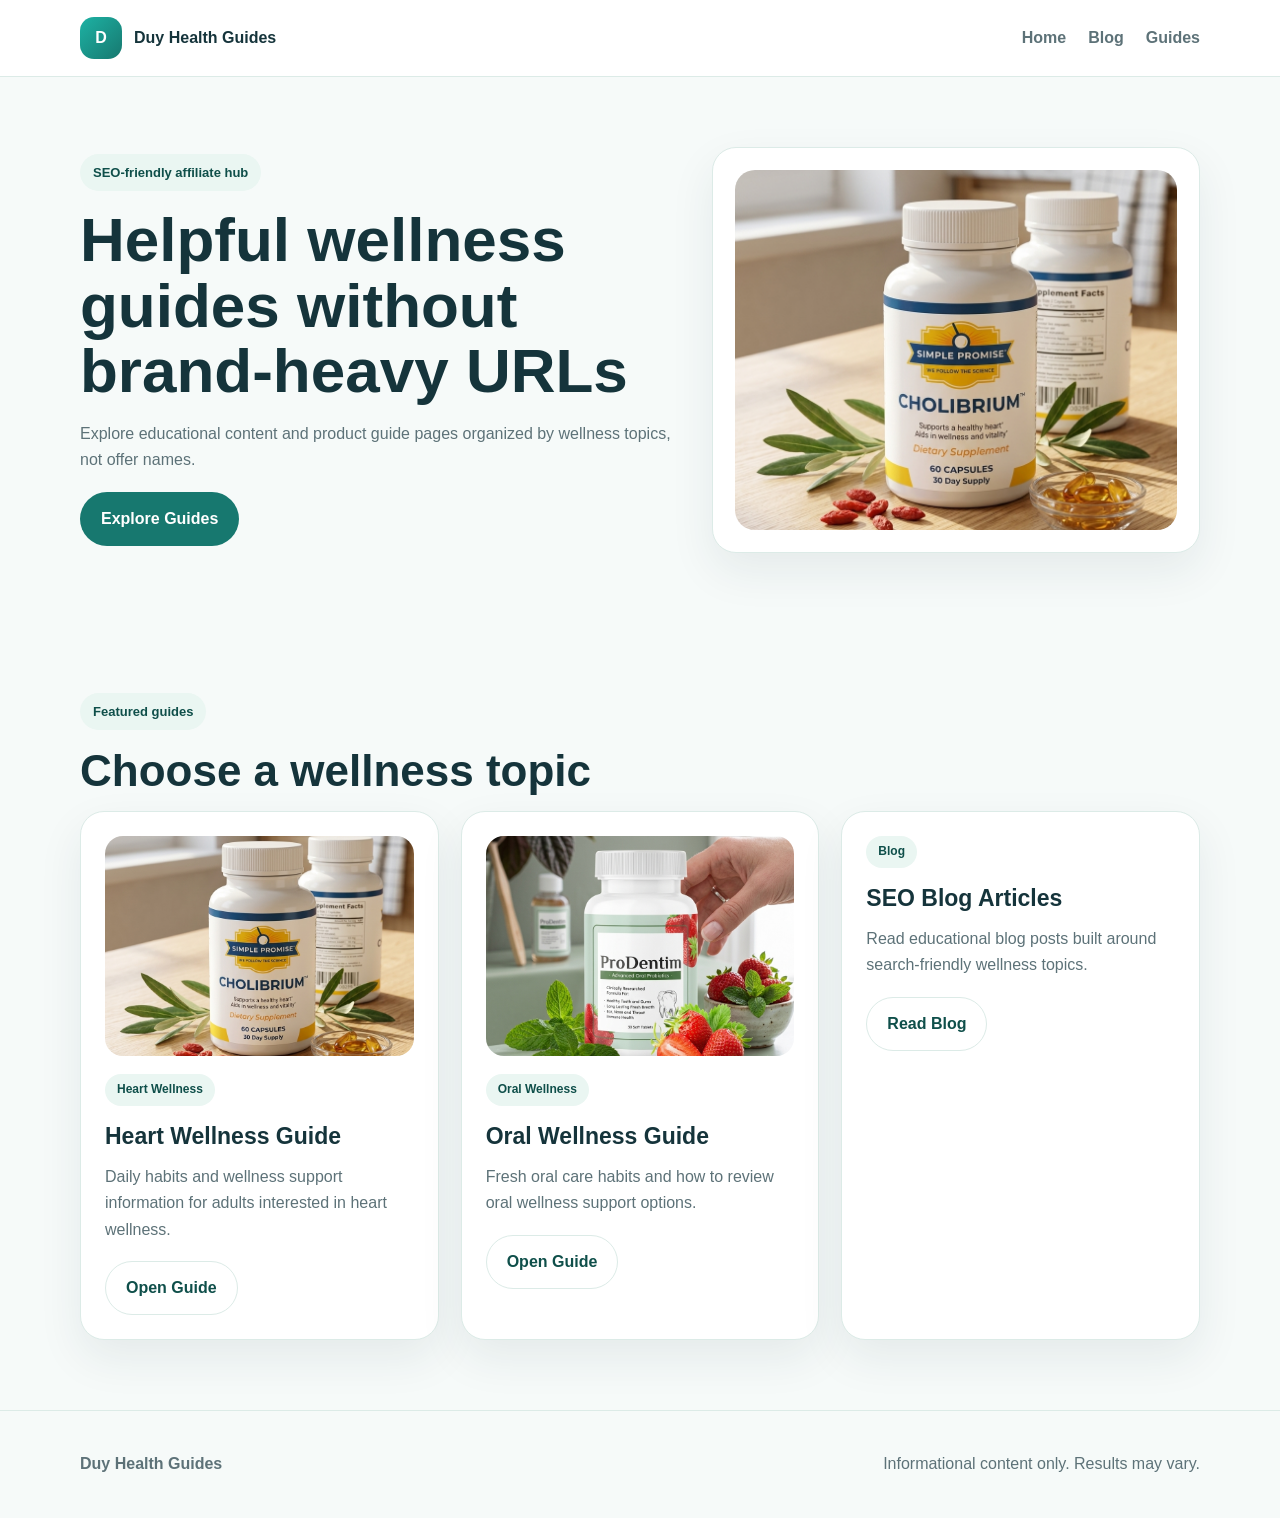
<file: index.html>
<!doctype html><html lang="en"><head><meta charset="UTF-8"><meta name="viewport" content="width=device-width,initial-scale=1.0"><title>Wellness Guides | Duy Health</title><meta name="description" content="Explore educational wellness guides about heart wellness, oral wellness, and healthy daily routines."><link rel="stylesheet" href="/styles.css"></head><body><header class="header"><div class="container nav"><a class="brand" href="/"><span class="mark">D</span><span>Duy Health Guides</span></a><nav class="menu"><a href="/">Home</a><a href="/blog/heart-wellness-habits-after-40/">Blog</a><a href="#guides">Guides</a></nav></div></header><main><section class="hero"><div class="container hero-grid"><div><span class="eyebrow">SEO-friendly affiliate hub</span><h1>Helpful wellness guides without brand-heavy URLs</h1><p>Explore educational content and product guide pages organized by wellness topics, not offer names.</p><a class="btn btn-primary" href="#guides">Explore Guides</a></div><div class="hero-card"><img src="/images/cholibrium-product.jpg" alt="Wellness supplement guide image"></div></div></section><section id="guides" class="section"><div class="container"><span class="eyebrow">Featured guides</span><h2>Choose a wellness topic</h2><div class="grid"><article class="card"><img src="/images/cholibrium-product.jpg" alt="Heart wellness guide"><span class="tag">Heart Wellness</span><h3>Heart Wellness Guide</h3><p>Daily habits and wellness support information for adults interested in heart wellness.</p><a class="btn btn-outline" href="/heart-wellness-guide/">Open Guide</a></article><article class="card"><img src="/images/prodentim-product.jpg" alt="Oral wellness guide"><span class="tag">Oral Wellness</span><h3>Oral Wellness Guide</h3><p>Fresh oral care habits and how to review oral wellness support options.</p><a class="btn btn-outline" href="/oral-wellness-guide/">Open Guide</a></article><article class="card"><span class="tag">Blog</span><h3>SEO Blog Articles</h3><p>Read educational blog posts built around search-friendly wellness topics.</p><a class="btn btn-outline" href="/blog/heart-wellness-habits-after-40/">Read Blog</a></article></div></div></section></main><footer class="footer"><div class="container footer-inner"><strong>Duy Health Guides</strong><span>Informational content only. Results may vary.</span></div></footer></body></html>
</file>
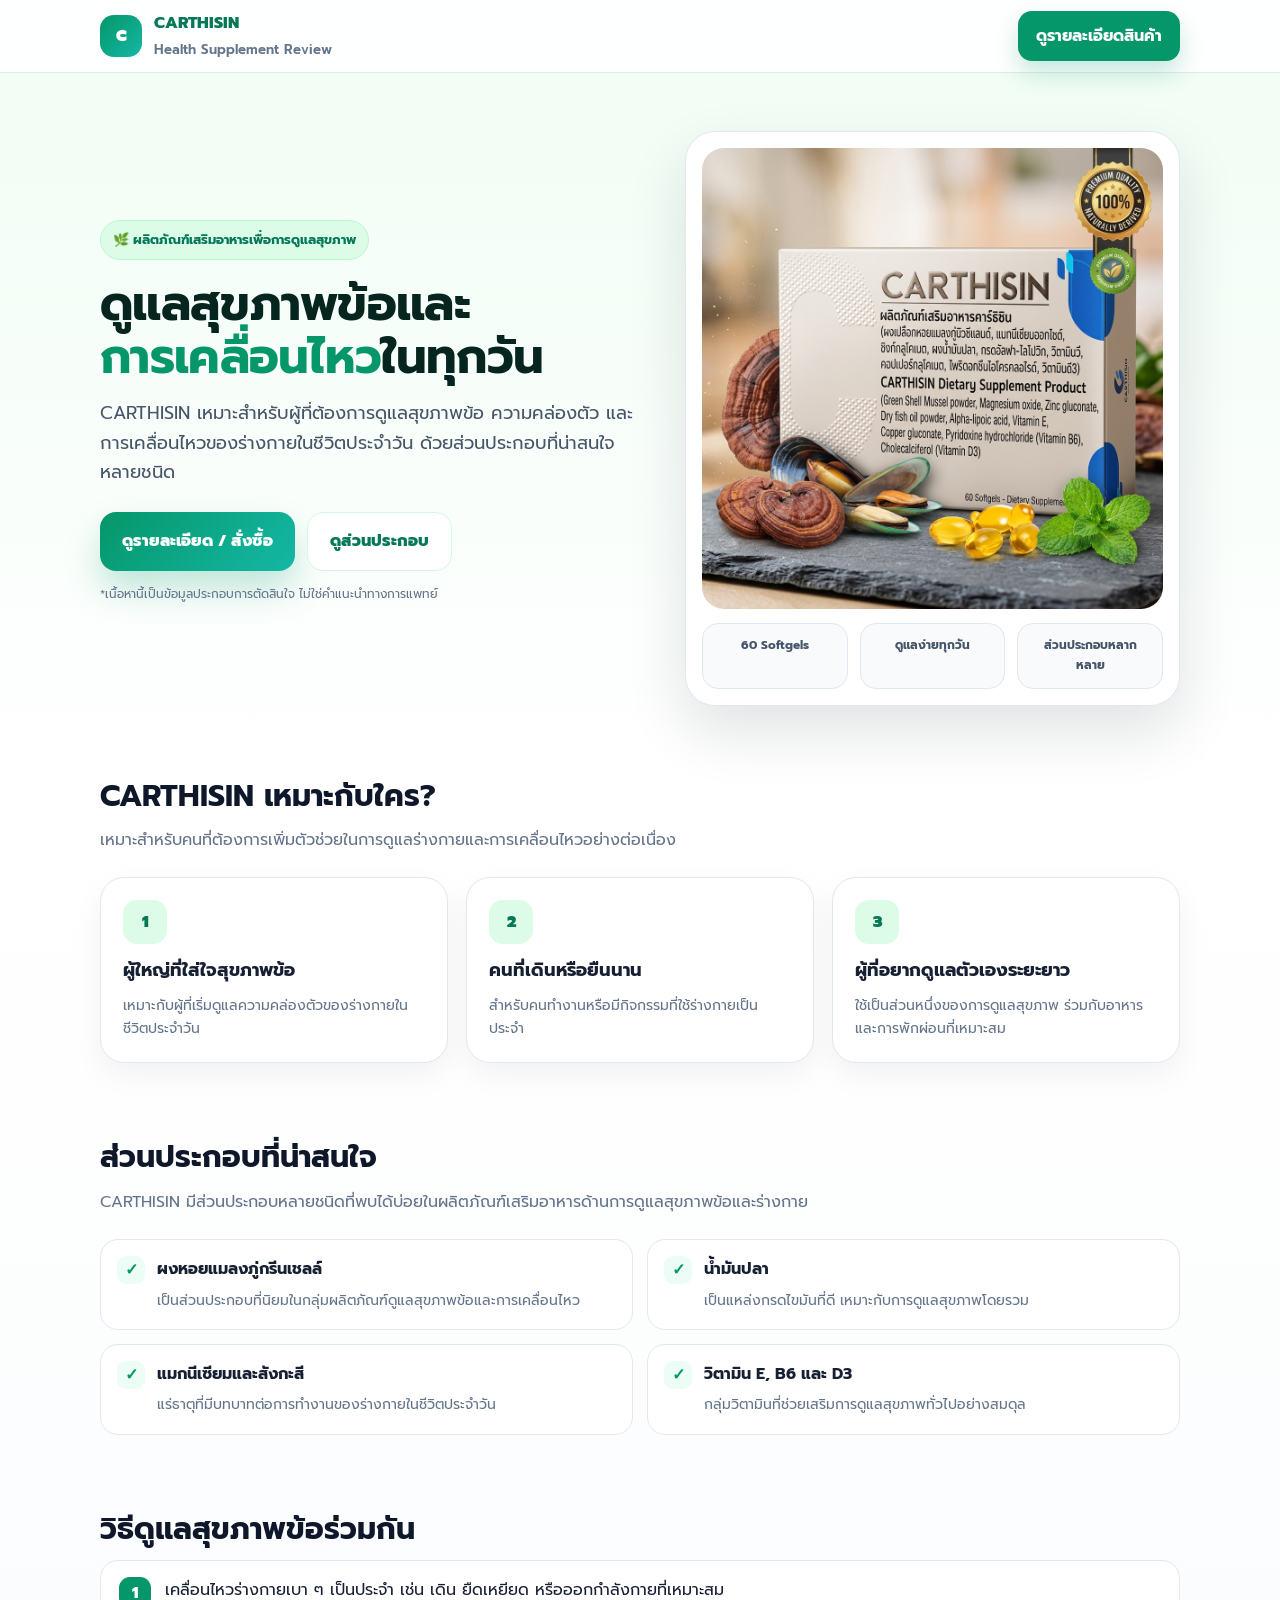
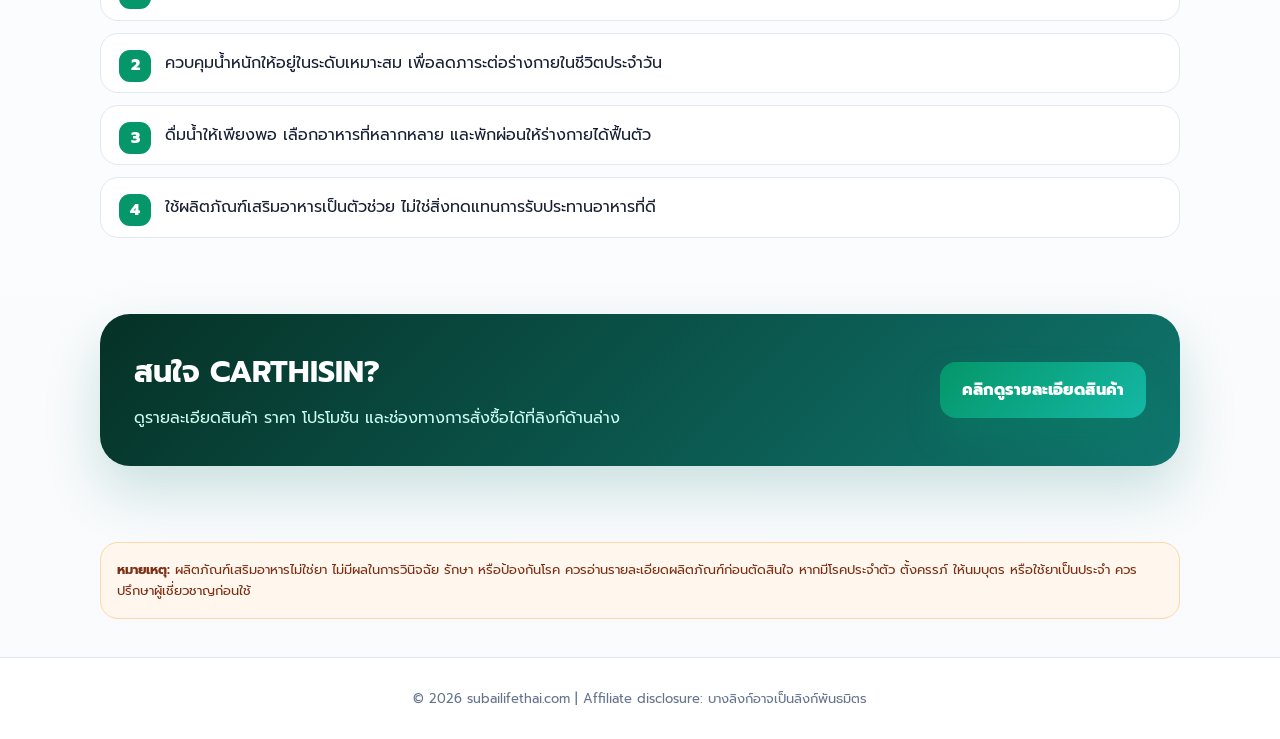
<file: carthisin_landing/index.html>
<!DOCTYPE html>
<html lang="th">
<head>
  <meta charset="UTF-8" />
  <meta name="viewport" content="width=device-width, initial-scale=1.0" />
  <title>CARTHISIN - ผลิตภัณฑ์เสริมอาหารเพื่อสุขภาพข้อและการเคลื่อนไหว</title>
  <meta name="description" content="รีวิว CARTHISIN ผลิตภัณฑ์เสริมอาหารสำหรับผู้ที่ต้องการดูแลสุขภาพข้อ การเคลื่อนไหว และความคล่องตัวในชีวิตประจำวัน" />
  <link rel="preconnect" href="https://fonts.googleapis.com">
  <link rel="preconnect" href="https://fonts.gstatic.com" crossorigin>
  <link href="https://fonts.googleapis.com/css2?family=Prompt:wght@300;400;500;600;700;800&display=swap" rel="stylesheet">
  <style>
    :root{--green:#059669;--green2:#10b981;--dark:#06251f;--text:#172033;--muted:#64748b;--cream:#f8faf7;--orange:#f59e0b;}
    *{box-sizing:border-box} body{margin:0;font-family:'Prompt',sans-serif;color:var(--text);background:linear-gradient(180deg,#f0fdf4 0,#fff 34%,#f8fafc 100%);line-height:1.65} a{text-decoration:none} .wrap{max-width:1120px;margin:auto;padding:0 20px}
    .topbar{position:sticky;top:0;z-index:20;background:rgba(255,255,255,.92);backdrop-filter:blur(12px);border-bottom:1px solid #e5e7eb}.nav{display:flex;align-items:center;justify-content:space-between;height:72px}.brand{display:flex;align-items:center;gap:12px;font-weight:800;color:#047857}.logo{width:42px;height:42px;border-radius:14px;background:linear-gradient(135deg,var(--green),#14b8a6);display:grid;place-items:center;color:white;font-weight:900}.nav-cta{background:var(--green);color:white;padding:12px 18px;border-radius:14px;font-weight:700;box-shadow:0 12px 25px rgba(5,150,105,.22)}
    .hero{padding:58px 0 34px}.hero-grid{display:grid;grid-template-columns:1.05fr .95fr;gap:38px;align-items:center}.badge{display:inline-flex;gap:8px;align-items:center;background:#dcfce7;color:#047857;border:1px solid #bbf7d0;padding:8px 12px;border-radius:999px;font-size:13px;font-weight:700}.h1{font-size:48px;line-height:1.12;margin:18px 0 14px;color:#06251f;letter-spacing:-.7px}.h1 span{color:var(--green)}.lead{font-size:18px;color:#475569;margin:0 0 24px}.hero-actions{display:flex;gap:12px;flex-wrap:wrap}.btn{display:inline-flex;align-items:center;justify-content:center;border-radius:16px;padding:15px 22px;font-weight:800}.btn-primary{background:linear-gradient(135deg,var(--green),#14b8a6);color:white;box-shadow:0 18px 35px rgba(5,150,105,.24)}.btn-soft{background:white;color:#047857;border:1px solid #d1fae5}.note{font-size:12px;color:#64748b;margin-top:14px}.product-card{background:white;border:1px solid #e2e8f0;border-radius:30px;padding:16px;box-shadow:0 25px 60px rgba(15,23,42,.12)}.product-card img{width:100%;border-radius:22px;display:block}.trust{display:grid;grid-template-columns:repeat(3,1fr);gap:12px;margin-top:14px}.trust div{background:#f8fafc;border:1px solid #e2e8f0;border-radius:16px;padding:12px;text-align:center;font-size:12px;color:#475569;font-weight:700}
    section{padding:38px 0}.section-title{font-size:30px;line-height:1.25;margin:0 0 12px;color:#0f172a}.section-desc{color:#64748b;margin:0 0 24px}.cards{display:grid;grid-template-columns:repeat(3,1fr);gap:18px}.card{background:white;border:1px solid #e2e8f0;border-radius:24px;padding:22px;box-shadow:0 12px 30px rgba(15,23,42,.05)}.icon{width:44px;height:44px;border-radius:14px;background:#dcfce7;color:#047857;display:grid;place-items:center;font-weight:900;margin-bottom:12px}.card h3{margin:0 0 8px;font-size:18px}.card p{margin:0;color:#64748b;font-size:14px}.ingredients{display:grid;grid-template-columns:1fr 1fr;gap:14px}.ingredient{display:flex;gap:12px;align-items:flex-start;background:white;border:1px solid #e2e8f0;border-radius:18px;padding:16px}.check{flex:0 0 28px;width:28px;height:28px;border-radius:9px;background:#ecfdf5;color:#059669;display:grid;place-items:center;font-weight:900}.ingredient b{display:block;margin-bottom:4px}.ingredient span{font-size:14px;color:#64748b}.steps{counter-reset:step;display:grid;gap:12px}.step{counter-increment:step;background:#fff;border:1px solid #e2e8f0;border-radius:18px;padding:16px 16px 16px 64px;position:relative}.step:before{content:counter(step);position:absolute;left:18px;top:16px;width:32px;height:32px;border-radius:11px;background:#059669;color:white;display:grid;place-items:center;font-weight:800}.cta-box{background:linear-gradient(135deg,#063126,#0f766e);color:white;border-radius:30px;padding:34px;display:grid;grid-template-columns:1fr auto;gap:24px;align-items:center;box-shadow:0 25px 55px rgba(15,118,110,.2)}.cta-box h2{margin:0 0 8px;font-size:30px}.cta-box p{margin:0;color:#ccfbf1}.price{font-size:13px;color:#64748b}.disclaimer{background:#fff7ed;border:1px solid #fed7aa;color:#7c2d12;border-radius:18px;padding:16px;font-size:13px}.footer{padding:30px 0;color:#64748b;text-align:center;font-size:13px;border-top:1px solid #e2e8f0;background:white}.sticky-buy{display:none;position:fixed;left:12px;right:12px;bottom:12px;z-index:30}.sticky-buy a{display:flex;justify-content:center;background:#059669;color:white;padding:14px 18px;border-radius:16px;font-weight:900;box-shadow:0 18px 35px rgba(5,150,105,.35)}
    @media(max-width:850px){.hero-grid,.cta-box{grid-template-columns:1fr}.h1{font-size:36px}.cards{grid-template-columns:1fr}.ingredients{grid-template-columns:1fr}.trust{grid-template-columns:1fr}.nav-cta{display:none}.sticky-buy{display:block}.hero{padding-top:34px}}
  </style>
</head>
<body>
  <header class="topbar">
    <div class="wrap nav">
      <div class="brand"><div class="logo">C</div><div>CARTHISIN<br><small style="font-weight:600;color:#64748b">Health Supplement Review</small></div></div>
      <a class="nav-cta" href="https://go.clickbuy.asia/click?a=85226&o=1144" target="_blank" rel="nofollow sponsored noopener noreferrer">ดูรายละเอียดสินค้า</a>
    </div>
  </header>

  <main>
    <section class="hero">
      <div class="wrap hero-grid">
        <div>
          <span class="badge">🌿 ผลิตภัณฑ์เสริมอาหารเพื่อการดูแลสุขภาพ</span>
          <h1 class="h1">ดูแลสุขภาพข้อและ<br><span>การเคลื่อนไหว</span>ในทุกวัน</h1>
          <p class="lead">CARTHISIN เหมาะสำหรับผู้ที่ต้องการดูแลสุขภาพข้อ ความคล่องตัว และการเคลื่อนไหวของร่างกายในชีวิตประจำวัน ด้วยส่วนประกอบที่น่าสนใจหลายชนิด</p>
          <div class="hero-actions">
            <a class="btn btn-primary" href="https://go.clickbuy.asia/click?a=85226&o=1144" target="_blank" rel="nofollow sponsored noopener noreferrer">ดูรายละเอียด / สั่งซื้อ</a>
            <a class="btn btn-soft" href="#ingredients">ดูส่วนประกอบ</a>
          </div>
          <p class="note">*เนื้อหานี้เป็นข้อมูลประกอบการตัดสินใจ ไม่ใช่คำแนะนำทางการแพทย์</p>
        </div>
        <div class="product-card">
          <img src="assets/carthisin.jpg" alt="CARTHISIN Dietary Supplement Product">
          <div class="trust">
            <div>60 Softgels</div><div>ดูแลง่ายทุกวัน</div><div>ส่วนประกอบหลากหลาย</div>
          </div>
        </div>
      </div>
    </section>

    <section>
      <div class="wrap">
        <h2 class="section-title">CARTHISIN เหมาะกับใคร?</h2>
        <p class="section-desc">เหมาะสำหรับคนที่ต้องการเพิ่มตัวช่วยในการดูแลร่างกายและการเคลื่อนไหวอย่างต่อเนื่อง</p>
        <div class="cards">
          <div class="card"><div class="icon">1</div><h3>ผู้ใหญ่ที่ใส่ใจสุขภาพข้อ</h3><p>เหมาะกับผู้ที่เริ่มดูแลความคล่องตัวของร่างกายในชีวิตประจำวัน</p></div>
          <div class="card"><div class="icon">2</div><h3>คนที่เดินหรือยืนนาน</h3><p>สำหรับคนทำงานหรือมีกิจกรรมที่ใช้ร่างกายเป็นประจำ</p></div>
          <div class="card"><div class="icon">3</div><h3>ผู้ที่อยากดูแลตัวเองระยะยาว</h3><p>ใช้เป็นส่วนหนึ่งของการดูแลสุขภาพ ร่วมกับอาหารและการพักผ่อนที่เหมาะสม</p></div>
        </div>
      </div>
    </section>

    <section id="ingredients">
      <div class="wrap">
        <h2 class="section-title">ส่วนประกอบที่น่าสนใจ</h2>
        <p class="section-desc">CARTHISIN มีส่วนประกอบหลายชนิดที่พบได้บ่อยในผลิตภัณฑ์เสริมอาหารด้านการดูแลสุขภาพข้อและร่างกาย</p>
        <div class="ingredients">
          <div class="ingredient"><div class="check">✓</div><div><b>ผงหอยแมลงภู่กรีนเชลล์</b><span>เป็นส่วนประกอบที่นิยมในกลุ่มผลิตภัณฑ์ดูแลสุขภาพข้อและการเคลื่อนไหว</span></div></div>
          <div class="ingredient"><div class="check">✓</div><div><b>น้ำมันปลา</b><span>เป็นแหล่งกรดไขมันที่ดี เหมาะกับการดูแลสุขภาพโดยรวม</span></div></div>
          <div class="ingredient"><div class="check">✓</div><div><b>แมกนีเซียมและสังกะสี</b><span>แร่ธาตุที่มีบทบาทต่อการทำงานของร่างกายในชีวิตประจำวัน</span></div></div>
          <div class="ingredient"><div class="check">✓</div><div><b>วิตามิน E, B6 และ D3</b><span>กลุ่มวิตามินที่ช่วยเสริมการดูแลสุขภาพทั่วไปอย่างสมดุล</span></div></div>
        </div>
      </div>
    </section>

    <section>
      <div class="wrap">
        <h2 class="section-title">วิธีดูแลสุขภาพข้อร่วมกัน</h2>
        <div class="steps">
          <div class="step">เคลื่อนไหวร่างกายเบา ๆ เป็นประจำ เช่น เดิน ยืดเหยียด หรือออกกำลังกายที่เหมาะสม</div>
          <div class="step">ควบคุมน้ำหนักให้อยู่ในระดับเหมาะสม เพื่อลดภาระต่อร่างกายในชีวิตประจำวัน</div>
          <div class="step">ดื่มน้ำให้เพียงพอ เลือกอาหารที่หลากหลาย และพักผ่อนให้ร่างกายได้ฟื้นตัว</div>
          <div class="step">ใช้ผลิตภัณฑ์เสริมอาหารเป็นตัวช่วย ไม่ใช่สิ่งทดแทนการรับประทานอาหารที่ดี</div>
        </div>
      </div>
    </section>

    <section>
      <div class="wrap">
        <div class="cta-box">
          <div>
            <h2>สนใจ CARTHISIN?</h2>
            <p>ดูรายละเอียดสินค้า ราคา โปรโมชัน และช่องทางการสั่งซื้อได้ที่ลิงก์ด้านล่าง</p>
          </div>
          <a class="btn btn-primary" href="https://go.clickbuy.asia/click?a=85226&o=1144" target="_blank" rel="nofollow sponsored noopener noreferrer">คลิกดูรายละเอียดสินค้า</a>
        </div>
      </div>
    </section>

    <section>
      <div class="wrap">
        <div class="disclaimer">
          <b>หมายเหตุ:</b> ผลิตภัณฑ์เสริมอาหารไม่ใช่ยา ไม่มีผลในการวินิจฉัย รักษา หรือป้องกันโรค ควรอ่านรายละเอียดผลิตภัณฑ์ก่อนตัดสินใจ หากมีโรคประจำตัว ตั้งครรภ์ ให้นมบุตร หรือใช้ยาเป็นประจำ ควรปรึกษาผู้เชี่ยวชาญก่อนใช้
        </div>
      </div>
    </section>
  </main>

  <div class="sticky-buy"><a href="https://go.clickbuy.asia/click?a=85226&o=1144" target="_blank" rel="nofollow sponsored noopener noreferrer">ดูรายละเอียด / สั่งซื้อ CARTHISIN</a></div>
  <footer class="footer"><div class="wrap">© 2026 subailifethai.com | Affiliate disclosure: บางลิงก์อาจเป็นลิงก์พันธมิตร</div></footer>
</body>
</html>
</file>
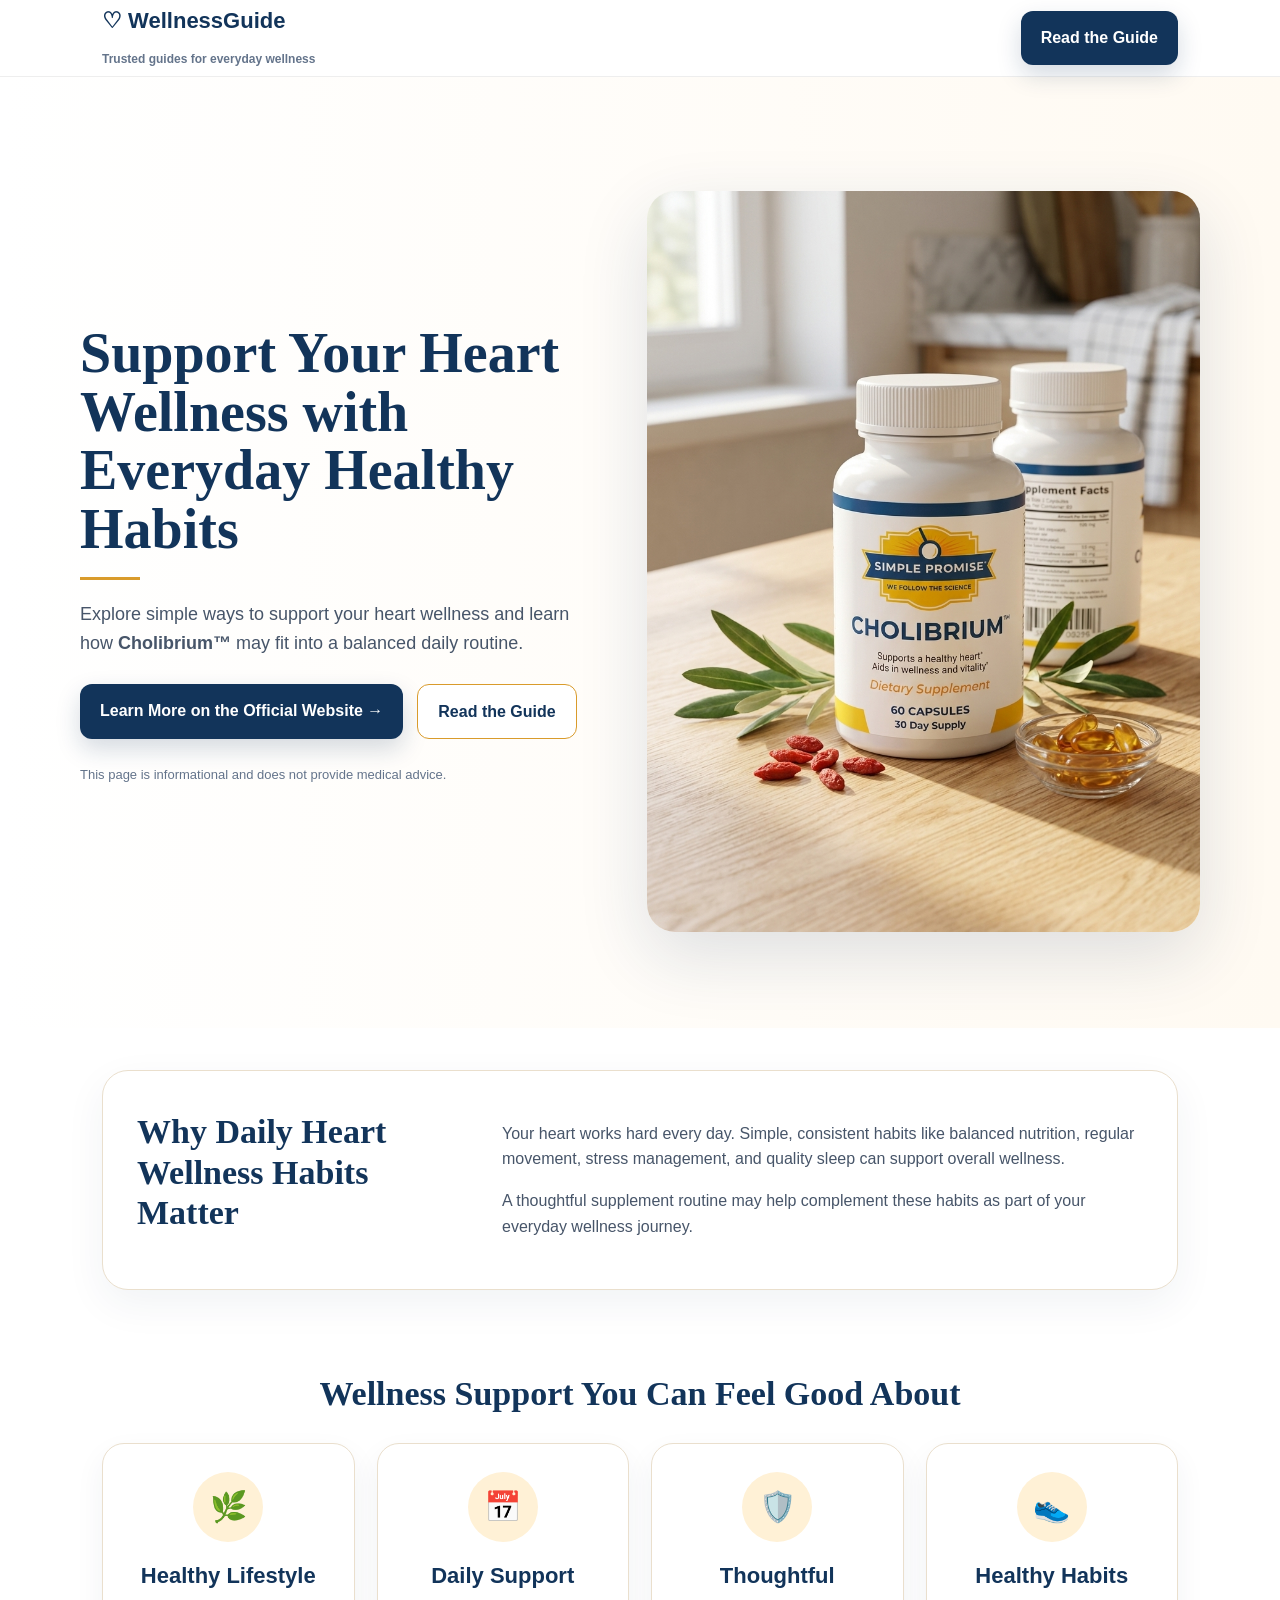
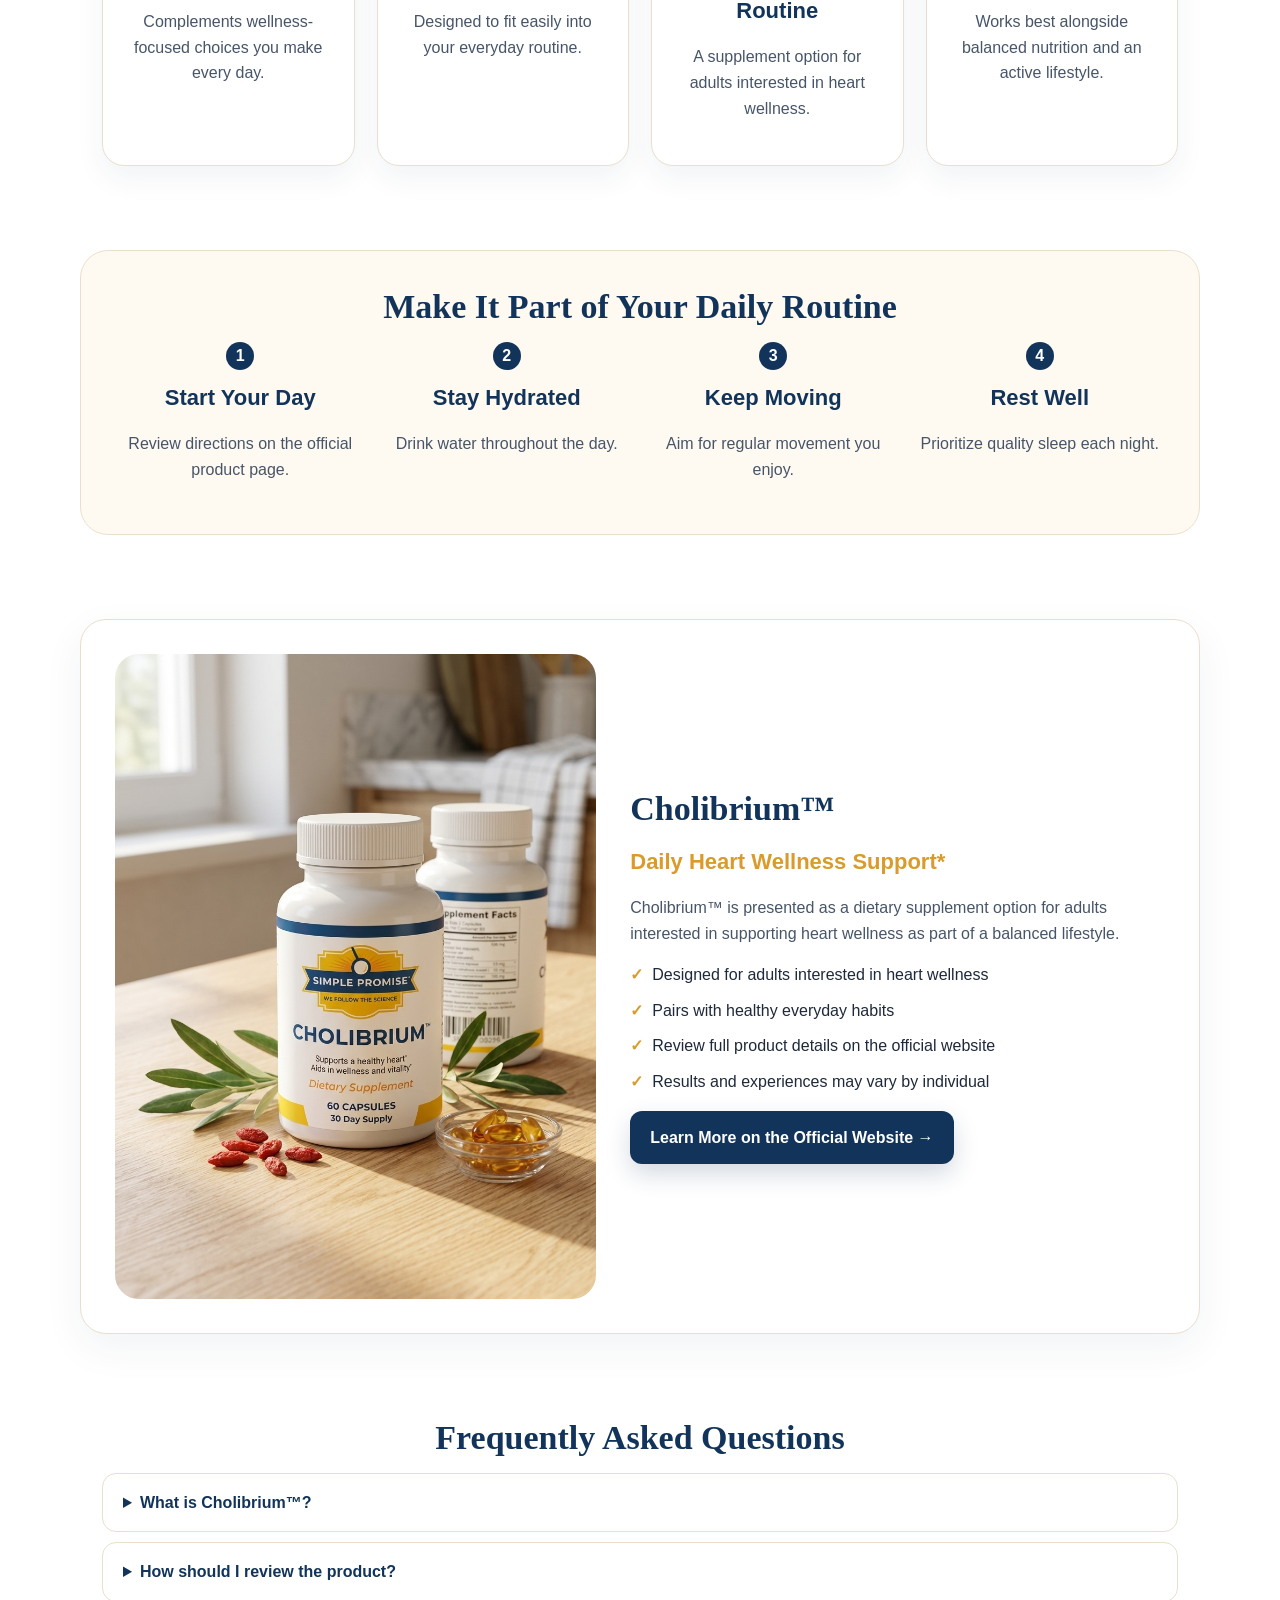
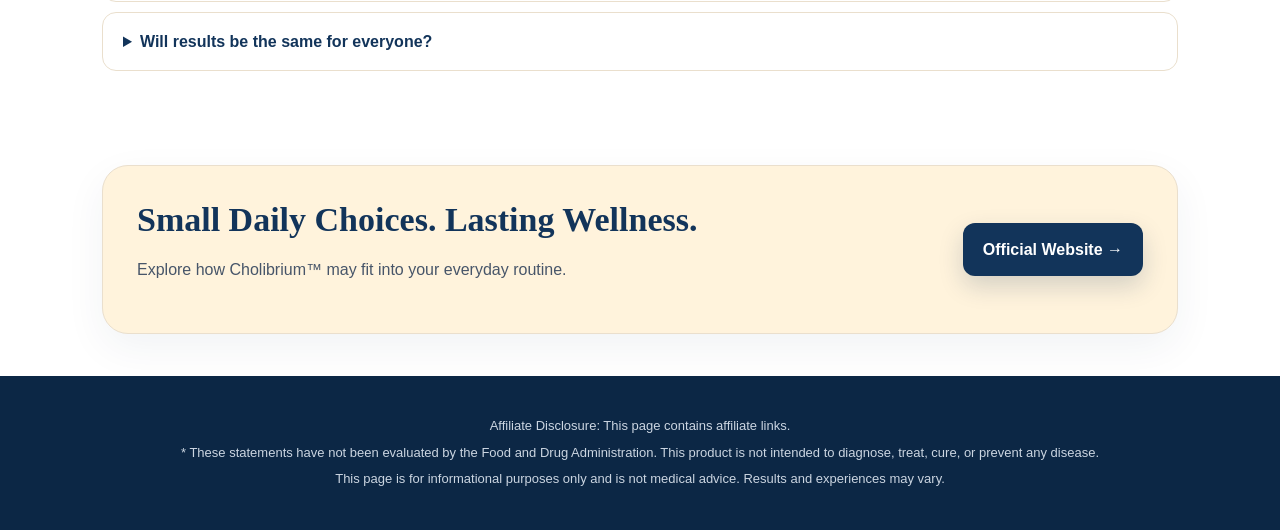
<file: cholibrium-heart-wellness - Copy/index.html>
<!DOCTYPE html>
<html lang="en"><head><meta charset="UTF-8"><meta name="viewport" content="width=device-width,initial-scale=1.0">
<title>Support Heart Wellness with Everyday Healthy Habits</title><meta name="description" content="A simple educational guide for daily heart wellness habits and Cholibrium product information.">
<style>
:root{--blue:#12345a;--gold:#d99b2b;--cream:#fbf8f2;--text:#1e293b;--muted:#64748b;--line:#eadfcd}
*{box-sizing:border-box}body{margin:0;font-family:Arial,sans-serif;background:#fff;color:var(--text);line-height:1.6}.container{max-width:1120px;margin:0 auto;padding:0 22px}header{position:sticky;top:0;background:rgba(255,255,255,.94);backdrop-filter:blur(10px);border-bottom:1px solid #eee;z-index:5}.nav{height:76px;display:flex;align-items:center;justify-content:space-between}.brand{font-weight:800;color:var(--blue);font-size:22px}.btn{display:inline-flex;padding:14px 20px;border-radius:12px;background:var(--blue);color:white;text-decoration:none;font-weight:800;box-shadow:0 10px 24px rgba(18,52,90,.18)}.btn.alt{background:white;color:var(--blue);border:1px solid var(--gold);box-shadow:none}.hero{background:linear-gradient(90deg,#fff,#fffaf2)}.hero-grid{display:grid;grid-template-columns:1fr 1.05fr;gap:40px;align-items:center;padding:72px 0 54px}h1{font-family:Georgia,serif;font-size:56px;line-height:1.05;color:var(--blue);margin:0 0 18px}h2{font-family:Georgia,serif;color:var(--blue);font-size:34px;line-height:1.2;margin:0 0 14px}h3{color:var(--blue);font-size:22px;margin:10px 0}p{color:#475569}.lead{font-size:18px;max-width:520px}.accent{width:60px;height:3px;background:var(--gold);margin:0 0 20px}.cta-row{display:flex;gap:14px;flex-wrap:wrap;margin:26px 0}.hero-img{border-radius:28px;overflow:hidden;box-shadow:0 24px 70px rgba(18,52,90,.14)}img{max-width:100%;display:block}section{padding:42px 0}.info-card,.product,.final{background:#fff;border:1px solid var(--line);border-radius:26px;padding:34px;box-shadow:0 14px 42px rgba(18,52,90,.06)}.info-card{display:grid;grid-template-columns:330px 1fr;gap:35px;align-items:center}.center{text-align:center}.cards{display:grid;grid-template-columns:repeat(4,1fr);gap:22px;margin-top:28px}.card{background:#fff;border:1px solid var(--line);border-radius:22px;padding:28px;text-align:center;box-shadow:0 12px 30px rgba(18,52,90,.06)}.icon{width:70px;height:70px;margin:0 auto 16px;border-radius:50%;display:grid;place-items:center;background:#fff1d6;color:var(--gold);font-size:30px}.routine{background:#fffaf1;border:1px solid var(--line);border-radius:28px;padding:36px}.steps{display:grid;grid-template-columns:repeat(4,1fr);gap:20px;text-align:center}.num{display:inline-grid;place-items:center;width:28px;height:28px;border-radius:50%;background:var(--blue);color:#fff;font-weight:700}.product{display:grid;grid-template-columns:.9fr 1fr;gap:34px;align-items:center}.product img{border-radius:24px}ul{padding-left:0;list-style:none}li{margin:10px 0}li:before{content:"✓";color:var(--gold);font-weight:900;margin-right:9px}details{background:#fff;border:1px solid var(--line);border-radius:14px;margin:10px 0;padding:16px 20px}summary{font-weight:800;color:var(--blue);cursor:pointer}.final{display:flex;justify-content:space-between;gap:20px;align-items:center;background:#fff3dc}footer{background:#0c2745;color:#cbd5e1;padding:34px 0;text-align:center;font-size:13px}footer p{color:#cbd5e1;margin:6px 0}@media(max-width:900px){.hero-grid,.info-card,.product{grid-template-columns:1fr}h1{font-size:42px}.cards,.steps{grid-template-columns:1fr 1fr}}@media(max-width:560px){.cards,.steps{grid-template-columns:1fr}.final{display:block}.btn{width:100%;margin-top:10px}h1{font-size:36px}}
</style></head><body>
<header><div class="container nav"><div class="brand">♡ WellnessGuide<br><small style="font-size:12px;color:#64748b">Trusted guides for everyday wellness</small></div><a class="btn" href="/go/cholibrium/">Read the Guide</a></div></header>
<main>
<section class="hero"><div class="container hero-grid"><div><h1>Support Your Heart Wellness with Everyday Healthy Habits</h1><div class="accent"></div><p class="lead">Explore simple ways to support your heart wellness and learn how <strong>Cholibrium™</strong> may fit into a balanced daily routine.</p><div class="cta-row"><a class="btn" href="/go/cholibrium/" rel="nofollow sponsored">Learn More on the Official Website →</a><a class="btn alt" href="#guide">Read the Guide</a></div><p style="font-size:13px;color:#64748b">This page is informational and does not provide medical advice.</p></div><div class="hero-img"><img src="/images/cholibrium-product.jpg" alt="Cholibrium product information"></div></div></section>
<section id="guide"><div class="container"><div class="info-card"><h2>Why Daily Heart Wellness Habits Matter</h2><div><p>Your heart works hard every day. Simple, consistent habits like balanced nutrition, regular movement, stress management, and quality sleep can support overall wellness.</p><p>A thoughtful supplement routine may help complement these habits as part of your everyday wellness journey.</p></div></div></div></section>
<section><div class="container center"><h2>Wellness Support You Can Feel Good About</h2><div class="cards"><article class="card"><div class="icon">🌿</div><h3>Healthy Lifestyle</h3><p>Complements wellness-focused choices you make every day.</p></article><article class="card"><div class="icon">📅</div><h3>Daily Support</h3><p>Designed to fit easily into your everyday routine.</p></article><article class="card"><div class="icon">🛡️</div><h3>Thoughtful Routine</h3><p>A supplement option for adults interested in heart wellness.</p></article><article class="card"><div class="icon">👟</div><h3>Healthy Habits</h3><p>Works best alongside balanced nutrition and an active lifestyle.</p></article></div></div></section>
<section><div class="container routine center"><h2>Make It Part of Your Daily Routine</h2><div class="steps"><div><span class="num">1</span><h3>Start Your Day</h3><p>Review directions on the official product page.</p></div><div><span class="num">2</span><h3>Stay Hydrated</h3><p>Drink water throughout the day.</p></div><div><span class="num">3</span><h3>Keep Moving</h3><p>Aim for regular movement you enjoy.</p></div><div><span class="num">4</span><h3>Rest Well</h3><p>Prioritize quality sleep each night.</p></div></div></div></section>
<section><div class="container product"><div><img src="/images/cholibrium-product.jpg" alt="Cholibrium supplement bottle"></div><div><h2>Cholibrium™</h2><h3 style="color:var(--gold)">Daily Heart Wellness Support*</h3><p>Cholibrium™ is presented as a dietary supplement option for adults interested in supporting heart wellness as part of a balanced lifestyle.</p><ul><li>Designed for adults interested in heart wellness</li><li>Pairs with healthy everyday habits</li><li>Review full product details on the official website</li><li>Results and experiences may vary by individual</li></ul><a class="btn" href="/go/cholibrium/" rel="nofollow sponsored">Learn More on the Official Website →</a></div></div></section>
<section><div class="container"><h2 class="center">Frequently Asked Questions</h2><details><summary>What is Cholibrium™?</summary><p>Cholibrium™ is a supplement option promoted for adults interested in supporting heart wellness as part of a healthy lifestyle.</p></details><details><summary>How should I review the product?</summary><p>Read the official product page for ingredients, directions, policies, and availability.</p></details><details><summary>Will results be the same for everyone?</summary><p>No. Results and experiences may vary by individual.</p></details></div></section>
<section><div class="container"><div class="final"><div><h2>Small Daily Choices. Lasting Wellness.</h2><p>Explore how Cholibrium™ may fit into your everyday routine.</p></div><a class="btn" href="/go/cholibrium/" rel="nofollow sponsored">Official Website →</a></div></div></section>
</main><footer><p>Affiliate Disclosure: This page contains affiliate links.</p><p>* These statements have not been evaluated by the Food and Drug Administration. This product is not intended to diagnose, treat, cure, or prevent any disease.</p><p>This page is for informational purposes only and is not medical advice. Results and experiences may vary.</p></footer></body></html>
</file>
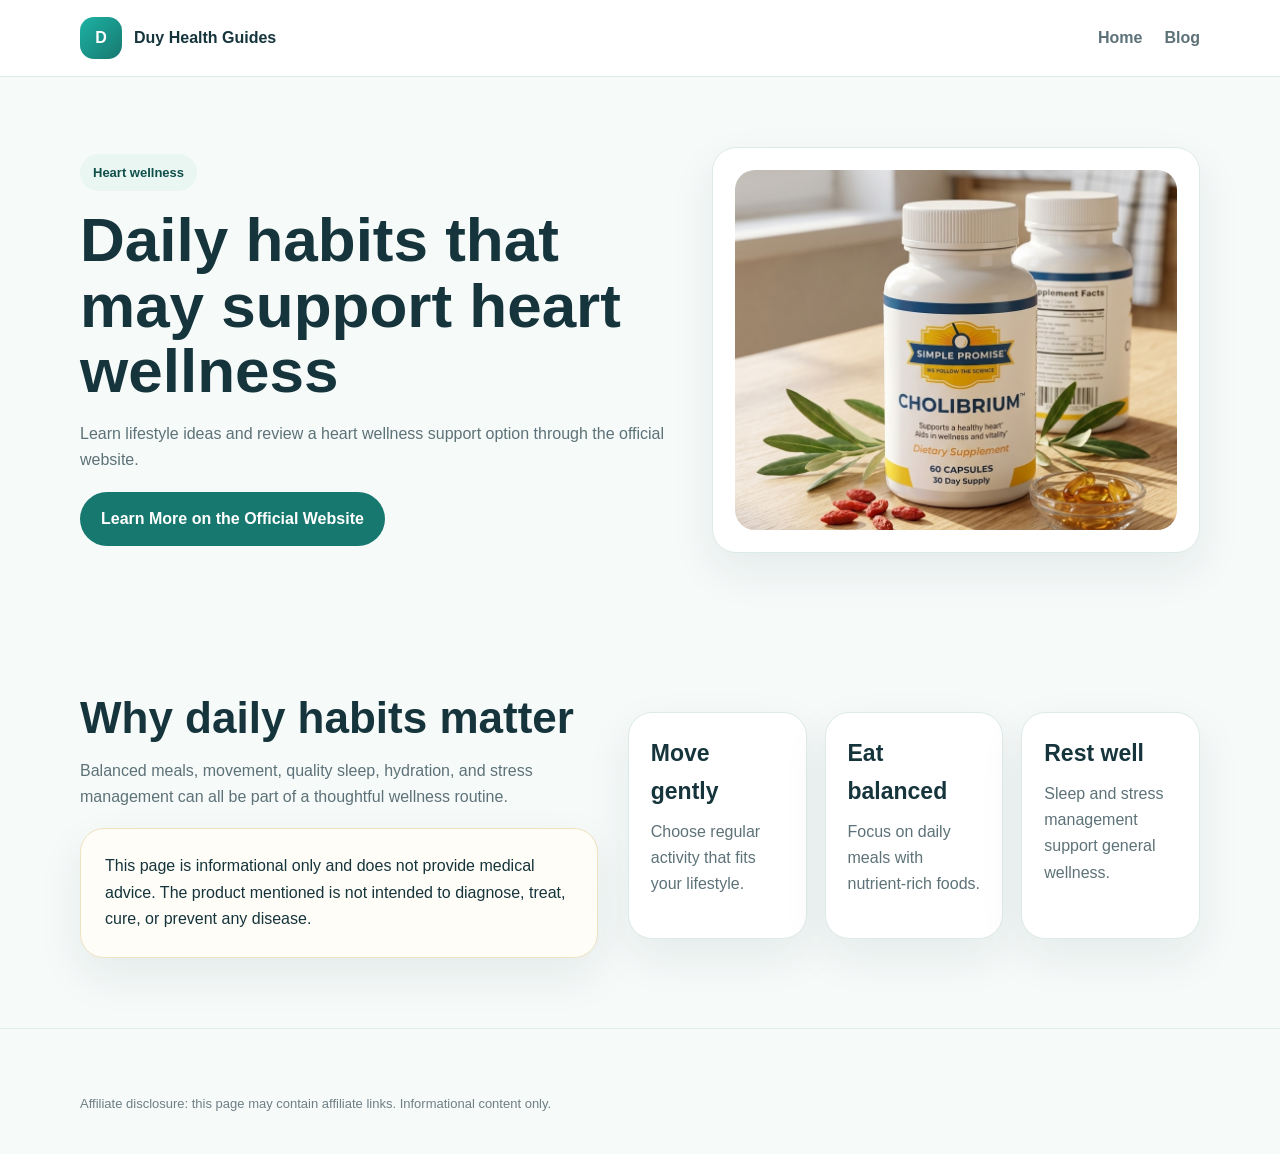
<file: heart-wellness-guide - Copy/index.html>
<!doctype html><html lang="en"><head><meta charset="UTF-8"><meta name="viewport" content="width=device-width,initial-scale=1.0"><title>Heart Wellness Guide: Daily Habits for Adults</title><meta name="description" content="Explore simple daily habits for heart wellness, including balanced meals, movement, sleep, hydration, and supplement information."><link rel="stylesheet" href="/styles.css"></head><body><header class="header"><div class="container nav"><a class="brand" href="/"><span class="mark">D</span><span>Duy Health Guides</span></a><nav class="menu"><a href="/">Home</a><a href="/blog/heart-wellness-habits-after-40/">Blog</a></nav></div></header><main><section class="hero"><div class="container hero-grid"><div><span class="eyebrow">Heart wellness</span><h1>Daily habits that may support heart wellness</h1><p>Learn lifestyle ideas and review a heart wellness support option through the official website.</p><a class="btn btn-primary" href="/go/heart/" rel="nofollow sponsored">Learn More on the Official Website</a></div><div class="hero-card"><img src="/images/cholibrium-product.jpg" alt="Heart wellness product information"></div></div></section><section class="section"><div class="container product-grid"><div><h2>Why daily habits matter</h2><p>Balanced meals, movement, quality sleep, hydration, and stress management can all be part of a thoughtful wellness routine.</p><div class="notice">This page is informational only and does not provide medical advice. The product mentioned is not intended to diagnose, treat, cure, or prevent any disease.</div></div><div class="steps"><div class="step"><h3>Move gently</h3><p>Choose regular activity that fits your lifestyle.</p></div><div class="step"><h3>Eat balanced</h3><p>Focus on daily meals with nutrient-rich foods.</p></div><div class="step"><h3>Rest well</h3><p>Sleep and stress management support general wellness.</p></div></div></div></section></main><footer class="footer"><div class="container disclaimer">Affiliate disclosure: this page may contain affiliate links. Informational content only.</div></footer></body></html>
</file>
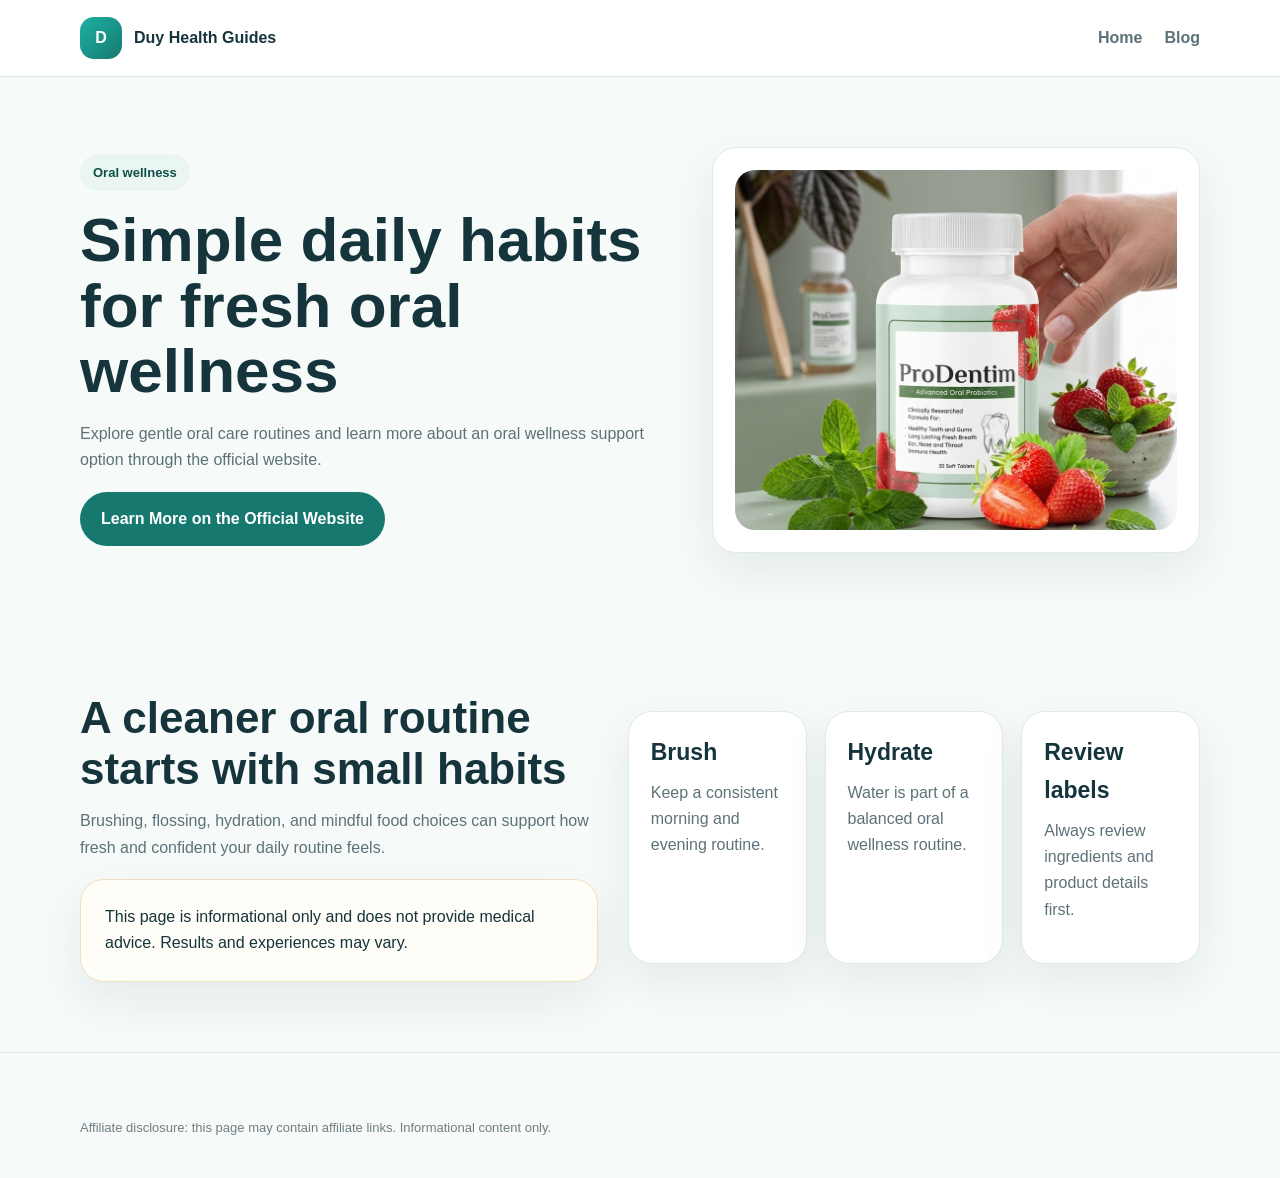
<file: oral-wellness-guide - Copy/index.html>
<!doctype html><html lang="en"><head><meta charset="UTF-8"><meta name="viewport" content="width=device-width,initial-scale=1.0"><title>Oral Wellness Guide: Simple Daily Habits for Fresh Breath</title><meta name="description" content="Learn simple oral wellness habits for adults, including brushing, flossing, hydration, and reviewing oral wellness support options."><link rel="stylesheet" href="/styles.css"></head><body><header class="header"><div class="container nav"><a class="brand" href="/"><span class="mark">D</span><span>Duy Health Guides</span></a><nav class="menu"><a href="/">Home</a><a href="/blog/heart-wellness-habits-after-40/">Blog</a></nav></div></header><main><section class="hero"><div class="container hero-grid"><div><span class="eyebrow">Oral wellness</span><h1>Simple daily habits for fresh oral wellness</h1><p>Explore gentle oral care routines and learn more about an oral wellness support option through the official website.</p><a class="btn btn-primary" href="/go/oral/" rel="nofollow sponsored">Learn More on the Official Website</a></div><div class="hero-card"><img src="/images/prodentim-product.jpg" alt="Oral wellness product information"></div></div></section><section class="section"><div class="container product-grid"><div><h2>A cleaner oral routine starts with small habits</h2><p>Brushing, flossing, hydration, and mindful food choices can support how fresh and confident your daily routine feels.</p><div class="notice">This page is informational only and does not provide medical advice. Results and experiences may vary.</div></div><div class="steps"><div class="step"><h3>Brush</h3><p>Keep a consistent morning and evening routine.</p></div><div class="step"><h3>Hydrate</h3><p>Water is part of a balanced oral wellness routine.</p></div><div class="step"><h3>Review labels</h3><p>Always review ingredients and product details first.</p></div></div></div></section></main><footer class="footer"><div class="container disclaimer">Affiliate disclosure: this page may contain affiliate links. Informational content only.</div></footer></body></html>
</file>
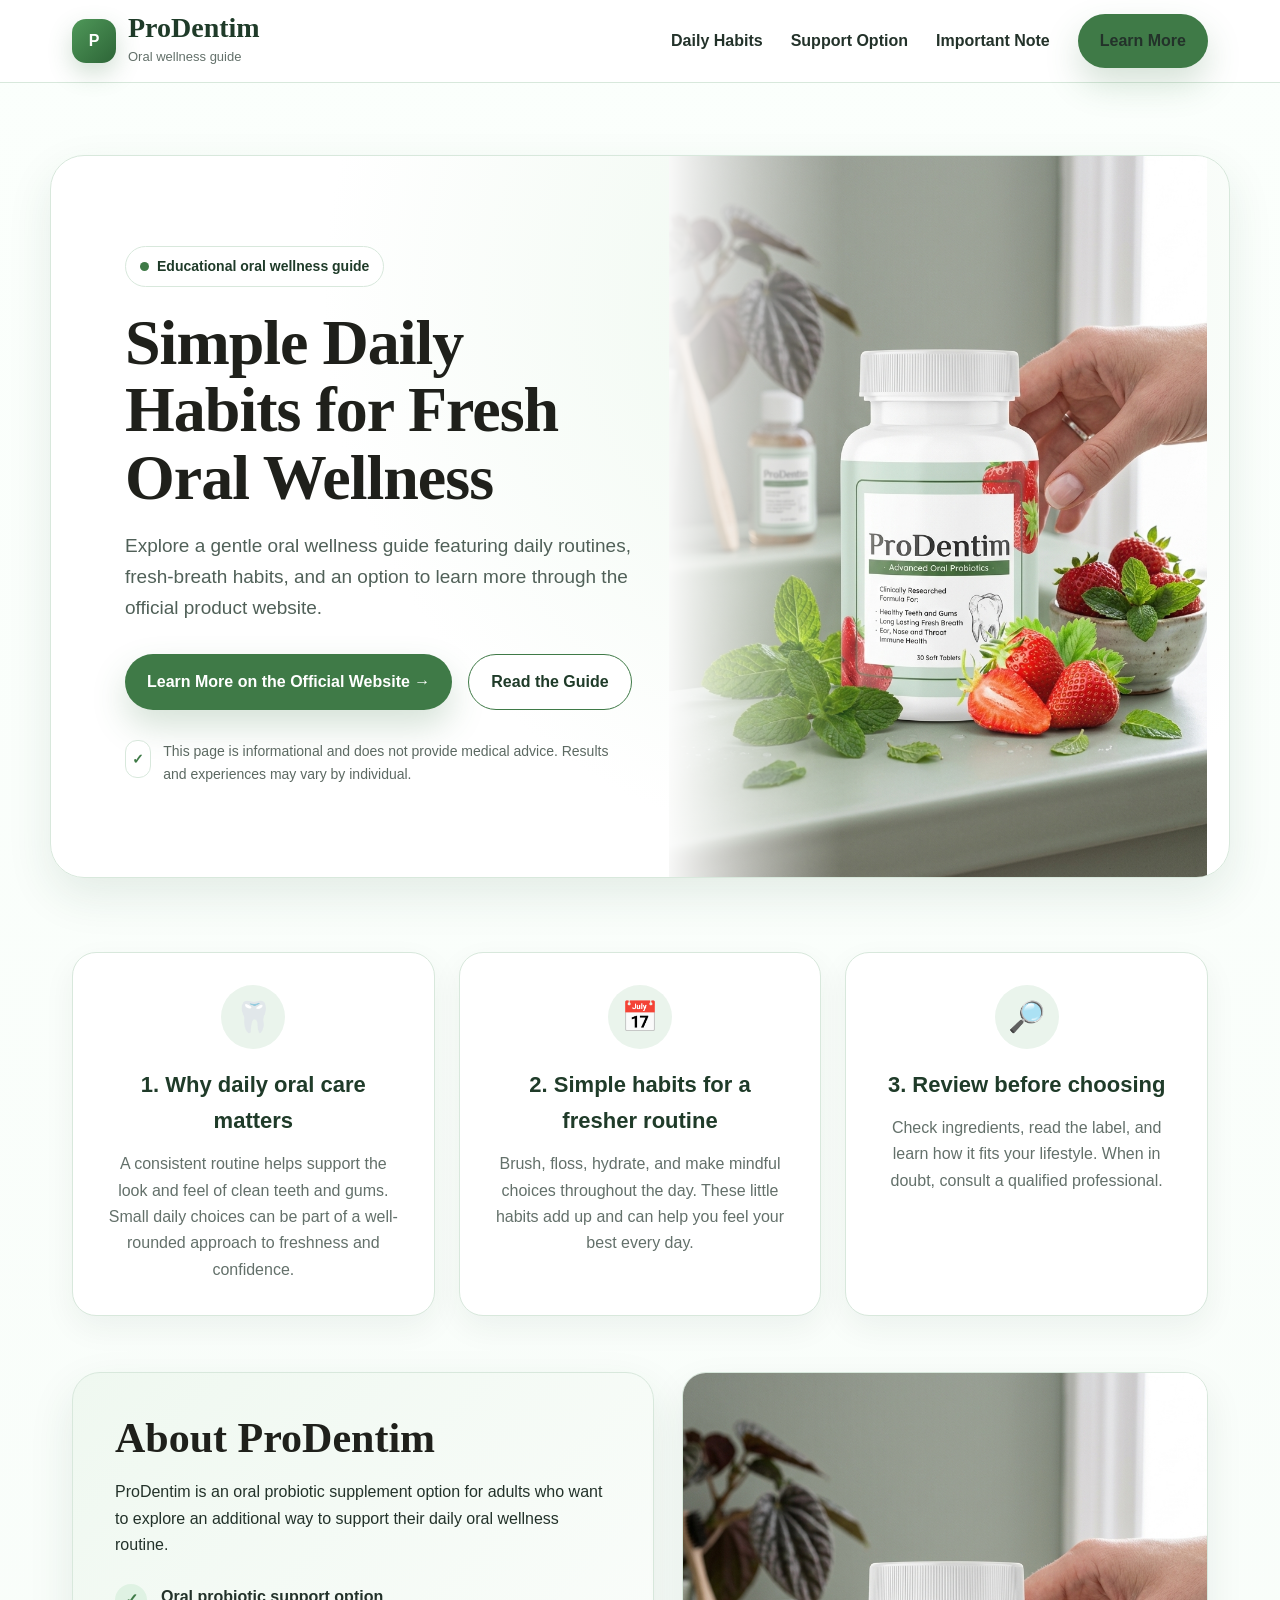
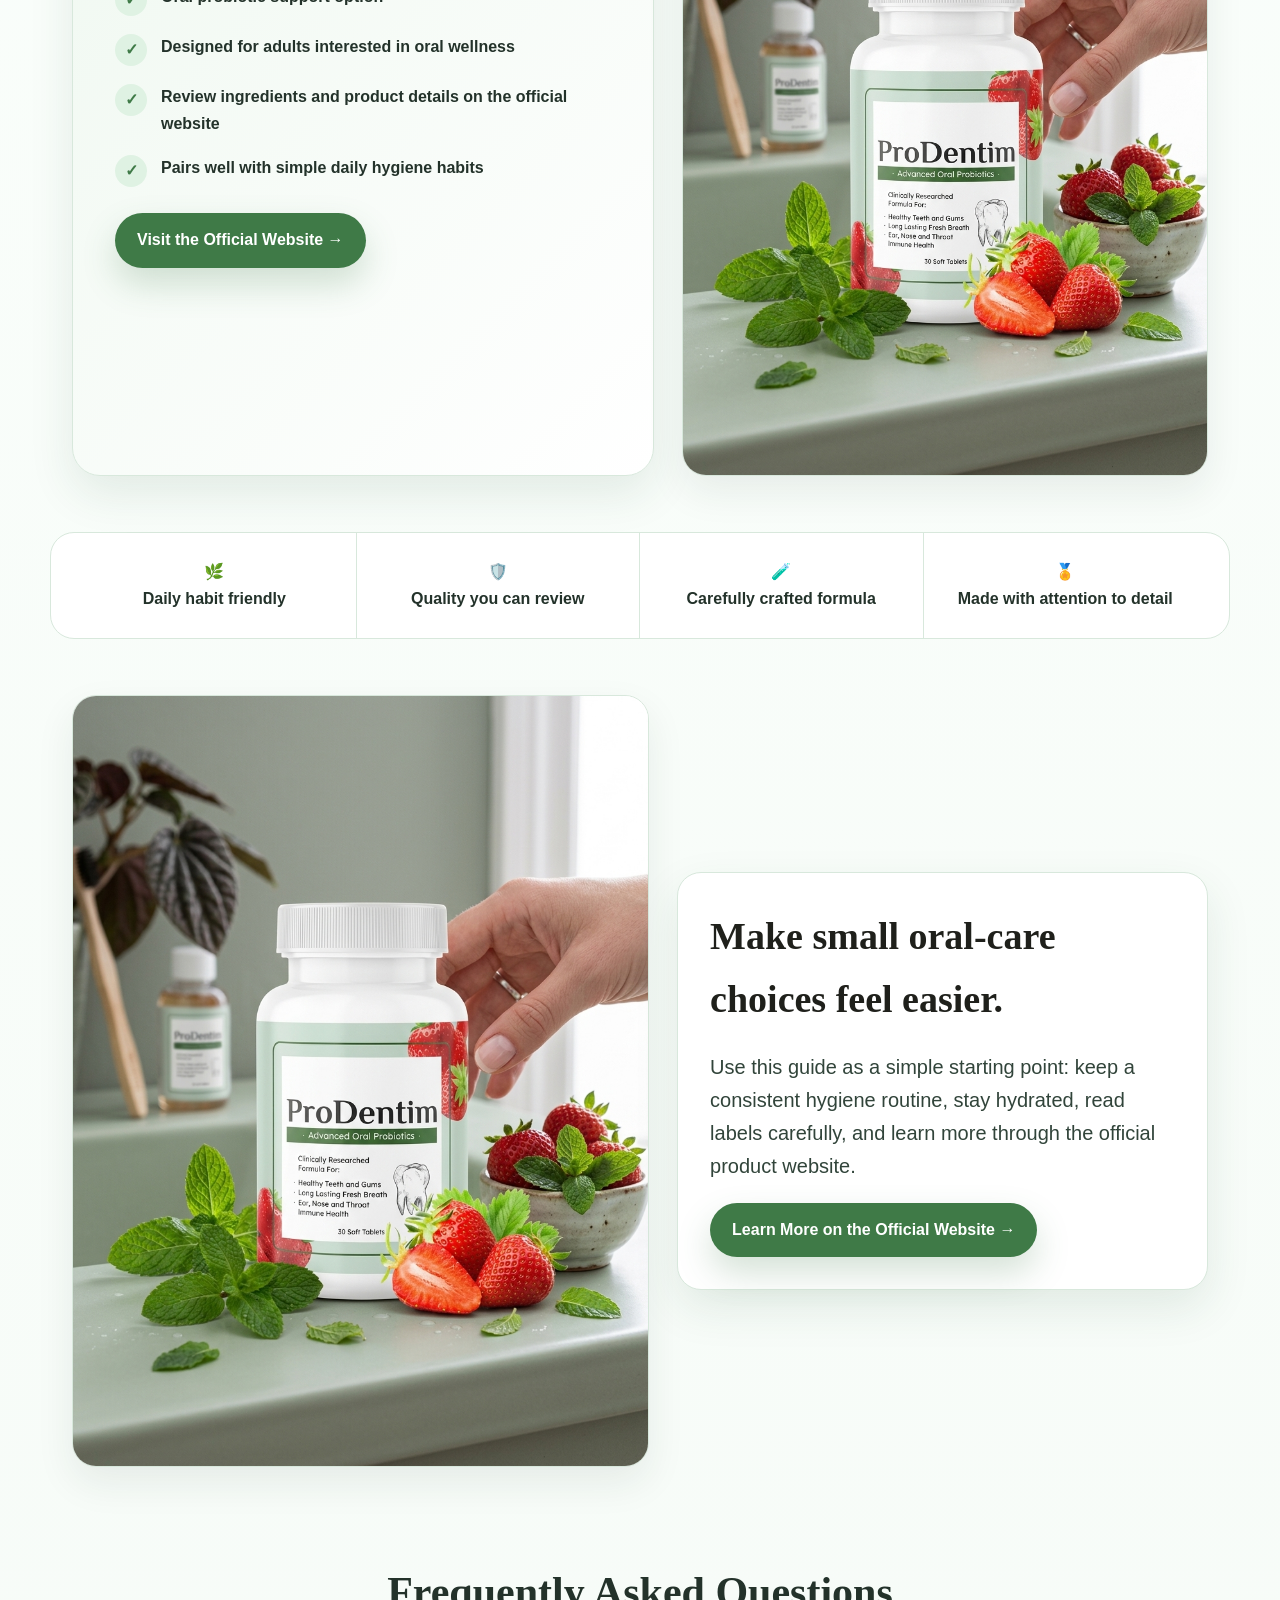
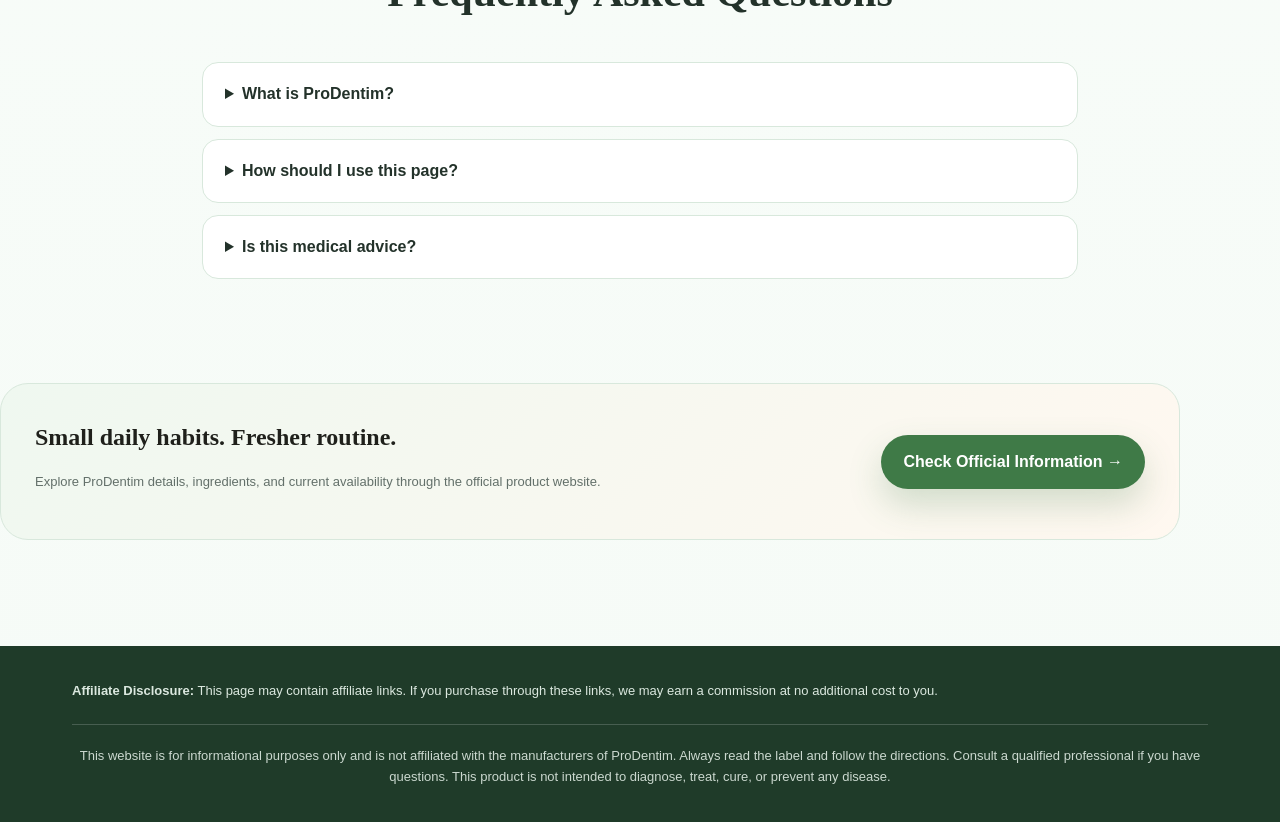
<file: prodentim-oral-wellness - Copy/index.html>
<!DOCTYPE html>
<html lang="en">
<head>
  <meta charset="UTF-8" />
  <meta name="viewport" content="width=device-width, initial-scale=1.0" />
  <title>Simple Daily Habits for Fresh Oral Wellness</title>
  <meta name="description" content="A gentle oral wellness guide about daily routines, fresh-breath habits, and product information through the official website." />
  <meta name="robots" content="index,follow" />
  <meta property="og:title" content="Simple Daily Habits for Fresh Oral Wellness" />
  <meta property="og:description" content="Explore a gentle oral wellness guide featuring daily routines and an option to learn more through the official product website." />
  <meta property="og:type" content="website" />
  <style>
    :root{
      --green:#3f7a47;--green-dark:#1f3b29;--green-soft:#eaf4ec;--mint:#f4faf5;--cream:#fffdf7;--text:#23322a;--muted:#63706a;--border:#d8e8dc;--shadow:0 18px 45px rgba(34,74,48,.10);--red:#d94b45;
    }
    *{box-sizing:border-box} body{margin:0;font-family:Inter,Arial,sans-serif;background:linear-gradient(180deg,#fbfffc,#f6fbf7);color:var(--text);line-height:1.65} .wrap{max-width:1180px;margin:0 auto;padding:0 22px}.top{position:sticky;top:0;z-index:10;background:rgba(255,255,255,.9);backdrop-filter:blur(12px);border-bottom:1px solid var(--border)}.nav{height:82px;display:flex;align-items:center;justify-content:space-between}.brand{display:flex;align-items:center;gap:12px}.logo{width:44px;height:44px;border-radius:14px;background:linear-gradient(135deg,#4f9859,#2d6537);display:grid;place-items:center;color:white;font-weight:900;box-shadow:0 10px 25px rgba(63,122,71,.24)}.brand h1{font-family:Georgia,serif;font-size:28px;line-height:1;margin:0;color:var(--green-dark)}.brand p{margin:4px 0 0;color:var(--muted);font-size:13px}.navlinks{display:flex;gap:28px;align-items:center;font-weight:700}.navlinks a{color:var(--text);text-decoration:none}.btn{display:inline-flex;align-items:center;justify-content:center;gap:10px;background:var(--green);color:white;text-decoration:none;border:0;border-radius:999px;padding:14px 22px;font-weight:900;box-shadow:0 16px 34px rgba(63,122,71,.22)}.btn:hover{filter:brightness(.95)}.btn.secondary{background:#fff;color:var(--green-dark);border:1px solid var(--green);box-shadow:none}.hero{padding:72px 0 46px}.hero-card{display:grid;grid-template-columns:1.02fr .98fr;gap:36px;align-items:center;background:radial-gradient(circle at 70% 20%,#edf8ee,#fff 55%);border:1px solid var(--border);border-radius:34px;overflow:hidden;box-shadow:var(--shadow)}.hero-copy{padding:56px 0 56px 52px}.eyebrow{display:inline-flex;align-items:center;gap:8px;border:1px solid var(--border);background:white;border-radius:999px;padding:8px 14px;font-weight:900;color:var(--green-dark);font-size:14px}.dot{width:9px;height:9px;border-radius:50%;background:var(--green)}h2.hero-title{font-family:Georgia,serif;font-size:64px;line-height:1.05;margin:22px 0 18px;color:#1f201b;letter-spacing:-1px}.lead{font-size:19px;color:#506058;max-width:570px}.actions{display:flex;gap:16px;flex-wrap:wrap;margin:30px 0}.note{display:flex;gap:12px;align-items:flex-start;color:#5c6962;font-size:14px;margin-top:22px}.shield{width:38px;height:38px;border:1px solid var(--border);border-radius:12px;display:grid;place-items:center;color:var(--green);font-weight:900;background:white}.hero-img{height:100%;min-height:560px;position:relative;background:linear-gradient(90deg,rgba(255,255,255,.2),rgba(234,244,236,.6))}.hero-img img{width:100%;height:100%;object-fit:cover;display:block}.hero-img:after{content:"";position:absolute;inset:0;background:linear-gradient(90deg,rgba(255,255,255,.95),rgba(255,255,255,.08) 32%,rgba(255,255,255,0))}.section{padding:28px 0}.grid3{display:grid;grid-template-columns:repeat(3,1fr);gap:24px}.card{background:white;border:1px solid var(--border);border-radius:24px;padding:32px;box-shadow:0 12px 32px rgba(25,50,32,.06)}.icon{width:64px;height:64px;border-radius:50%;background:var(--green-soft);display:grid;place-items:center;margin:0 auto 18px;color:var(--green);font-size:30px}.card h3{text-align:center;margin:0 0 12px;font-size:22px;color:var(--green-dark)}.card p{text-align:center;color:var(--muted);margin:0}.split{display:grid;grid-template-columns:1.05fr .95fr;gap:28px;align-items:stretch}.soft{background:linear-gradient(135deg,#eff8f0,#fff);border:1px solid var(--border);border-radius:28px;padding:42px;box-shadow:var(--shadow)}.soft h2{font-family:Georgia,serif;font-size:42px;line-height:1.1;margin:0 0 18px;color:#1f201b}.bullets{display:grid;gap:18px;margin:26px 0}.bullet{display:flex;gap:14px;align-items:flex-start;font-weight:800}.check{flex:0 0 32px;width:32px;height:32px;border-radius:50%;background:#dff2e3;color:var(--green);display:grid;place-items:center}.product-row{display:grid;grid-template-columns:1fr .92fr;gap:28px;align-items:center}.product-img{border-radius:24px;overflow:hidden;border:1px solid var(--border);box-shadow:0 16px 38px rgba(25,50,32,.08);background:white}.product-img img{width:100%;display:block}.quote{background:white;border:1px solid var(--border);border-radius:24px;padding:32px;box-shadow:var(--shadow)}.quote p{font-size:20px;color:#31443a}.strip{display:grid;grid-template-columns:repeat(4,1fr);gap:0;border:1px solid var(--border);border-radius:24px;background:white;overflow:hidden}.strip div{padding:26px;text-align:center;border-right:1px solid var(--border);font-weight:900}.strip div:last-child{border-right:none}.faq{max-width:920px;margin:0 auto}.faq h2{text-align:center;font-family:Georgia,serif;font-size:42px}.faq details{background:white;border:1px solid var(--border);border-radius:16px;padding:18px 22px;margin:12px 0}.faq summary{font-weight:900;cursor:pointer}.final{background:linear-gradient(135deg,#eff8f0,#fff8f0);border:1px solid var(--border);border-radius:28px;padding:34px;display:flex;justify-content:space-between;gap:18px;align-items:center;margin:36px 0}.footer{background:var(--green-dark);color:#dbe8df;margin-top:42px;padding:34px 0;font-size:13px}.footer a{color:white}.disclaimer{border-top:1px solid rgba(255,255,255,.18);margin-top:22px;padding-top:20px;color:#cbd8cf;text-align:center}.small{font-size:13px;color:var(--muted)}
    @media(max-width:900px){.navlinks{display:none}.hero-card,.split,.product-row{grid-template-columns:1fr}.hero-copy{padding:36px 24px}.hero-img{min-height:420px;order:-1}.hero-img:after{background:linear-gradient(180deg,rgba(255,255,255,0),rgba(255,255,255,.92))}h2.hero-title{font-size:43px}.grid3,.strip{grid-template-columns:1fr}.strip div{border-right:0;border-bottom:1px solid var(--border)}.final{display:block}.final .btn{margin-top:16px}}
  </style>
</head>
<body>
<header class="top"><div class="wrap nav"><div class="brand"><div class="logo">P</div><div><h1>ProDentim</h1><p>Oral wellness guide</p></div></div><nav class="navlinks"><a href="#habits">Daily Habits</a><a href="#product">Support Option</a><a href="#note">Important Note</a><a class="btn" href="/go/prodentim/">Learn More</a></nav></div></header>
<main>
<section class="hero"><div class="wrap hero-card"><div class="hero-copy"><span class="eyebrow"><span class="dot"></span> Educational oral wellness guide</span><h2 class="hero-title">Simple Daily Habits for Fresh Oral Wellness</h2><p class="lead">Explore a gentle oral wellness guide featuring daily routines, fresh-breath habits, and an option to learn more through the official product website.</p><div class="actions"><a class="btn" href="/go/prodentim/" rel="nofollow sponsored">Learn More on the Official Website →</a><a class="btn secondary" href="#habits">Read the Guide</a></div><div class="note"><span class="shield">✓</span><span>This page is informational and does not provide medical advice. Results and experiences may vary by individual.</span></div></div><div class="hero-img"><img src="/images/prodentim-product.jpg" alt="ProDentim oral wellness product information" /></div></div></section>
<section id="habits" class="section"><div class="wrap grid3"><article class="card"><div class="icon">🦷</div><h3>1. Why daily oral care matters</h3><p>A consistent routine helps support the look and feel of clean teeth and gums. Small daily choices can be part of a well-rounded approach to freshness and confidence.</p></article><article class="card"><div class="icon">📅</div><h3>2. Simple habits for a fresher routine</h3><p>Brush, floss, hydrate, and make mindful choices throughout the day. These little habits add up and can help you feel your best every day.</p></article><article class="card"><div class="icon">🔎</div><h3>3. Review before choosing</h3><p>Check ingredients, read the label, and learn how it fits your lifestyle. When in doubt, consult a qualified professional.</p></article></div></section>
<section id="product" class="section"><div class="wrap split"><div class="soft"><h2>About ProDentim</h2><p>ProDentim is an oral probiotic supplement option for adults who want to explore an additional way to support their daily oral wellness routine.</p><div class="bullets"><div class="bullet"><span class="check">✓</span><span>Oral probiotic support option</span></div><div class="bullet"><span class="check">✓</span><span>Designed for adults interested in oral wellness</span></div><div class="bullet"><span class="check">✓</span><span>Review ingredients and product details on the official website</span></div><div class="bullet"><span class="check">✓</span><span>Pairs well with simple daily hygiene habits</span></div></div><a class="btn" href="/go/prodentim/" rel="nofollow sponsored">Visit the Official Website →</a></div><div class="product-img"><img src="/images/prodentim-product.jpg" alt="ProDentim product bottle with mint and strawberries" /></div></div></section>
<section class="section"><div class="wrap strip"><div>🌿<br>Daily habit friendly</div><div>🛡️<br>Quality you can review</div><div>🧪<br>Carefully crafted formula</div><div>🏅<br>Made with attention to detail</div></div></section>
<section class="section"><div class="wrap product-row"><div class="product-img"><img src="/images/prodentim-product.jpg" alt="ProDentim oral wellness product" /></div><div class="quote"><h2 style="font-family:Georgia,serif;font-size:38px;margin:0;color:#1f201b">Make small oral-care choices feel easier.</h2><p>Use this guide as a simple starting point: keep a consistent hygiene routine, stay hydrated, read labels carefully, and learn more through the official product website.</p><a class="btn" href="/go/prodentim/" rel="nofollow sponsored">Learn More on the Official Website →</a></div></div></section>
<section class="section"><div class="wrap faq"><h2>Frequently Asked Questions</h2><details><summary>What is ProDentim?</summary><p>ProDentim is presented as an oral probiotic supplement option for adults interested in oral wellness. Review official details before deciding.</p></details><details><summary>How should I use this page?</summary><p>This page is a pre-sell educational guide. For product directions, ingredients, and policies, use the official website.</p></details><details><summary>Is this medical advice?</summary><p>No. This page is informational only and is not a substitute for professional advice.</p></details></div></section>
<section id="note" class="section"><div class="wrap final"><div><h2 style="margin:0;font-family:Georgia,serif;color:#1f201b">Small daily habits. Fresher routine.</h2><p class="small">Explore ProDentim details, ingredients, and current availability through the official product website.</p></div><a class="btn" href="/go/prodentim/" rel="nofollow sponsored">Check Official Information →</a></div></section>
</main>
<footer class="footer"><div class="wrap"><strong>Affiliate Disclosure:</strong> This page may contain affiliate links. If you purchase through these links, we may earn a commission at no additional cost to you.<div class="disclaimer">This website is for informational purposes only and is not affiliated with the manufacturers of ProDentim. Always read the label and follow the directions. Consult a qualified professional if you have questions. This product is not intended to diagnose, treat, cure, or prevent any disease.</div></div></footer>
</body>
</html>
</file>
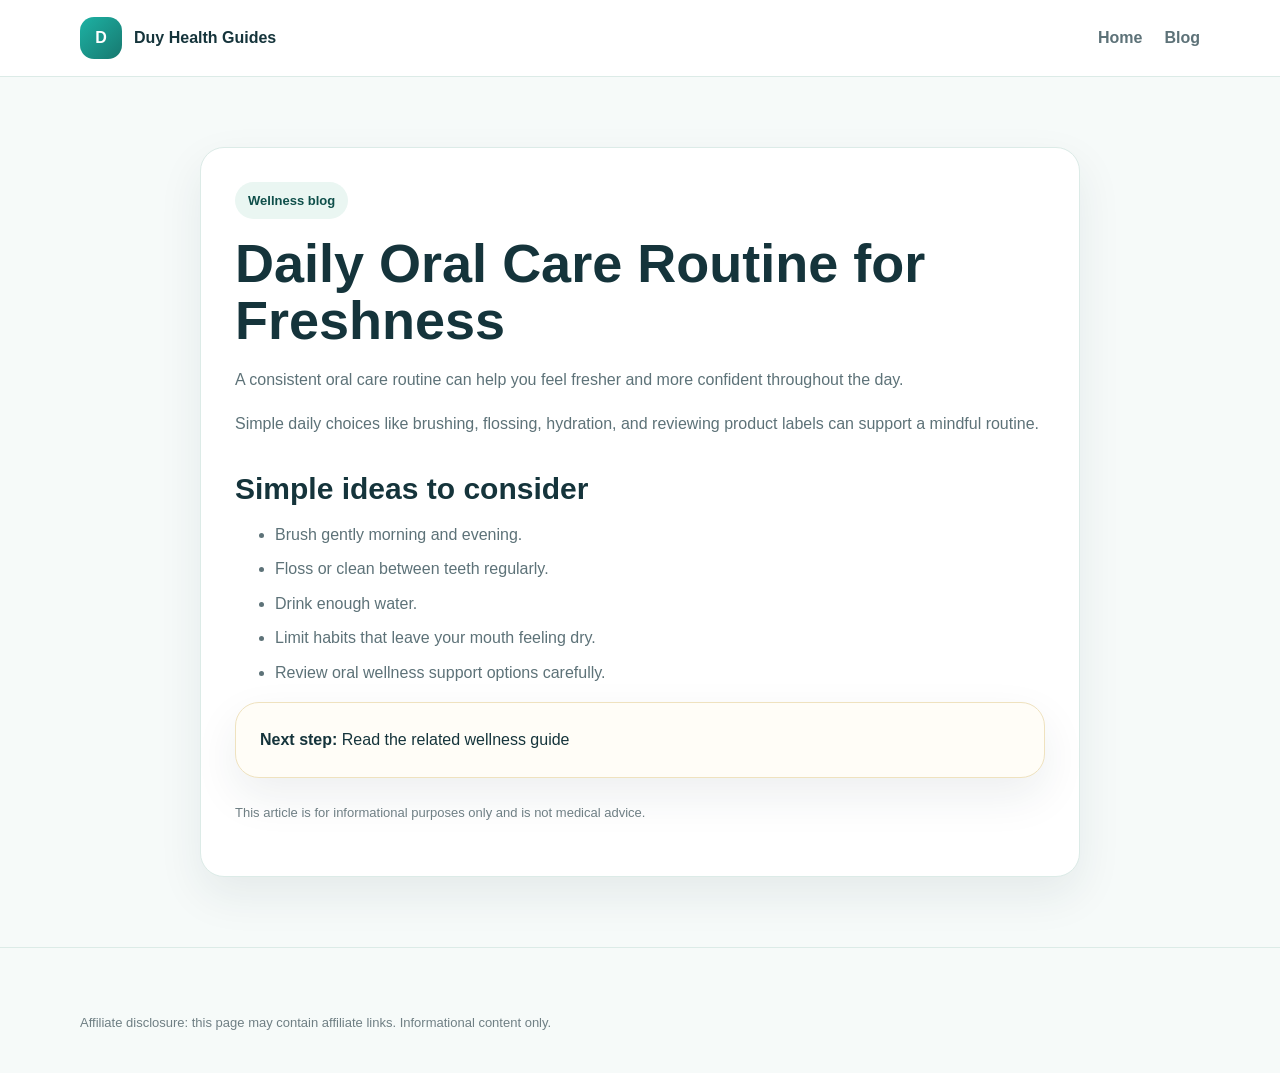
<file: blog - Copy/daily-oral-care-routine/index.html>
<!doctype html><html lang="en"><head><meta charset="UTF-8"><meta name="viewport" content="width=device-width,initial-scale=1.0"><title>Daily Oral Care Routine: Simple Habits for Freshness</title><meta name="description" content="Explore a simple daily oral care routine for adults including brushing, flossing, hydration, and mindful choices."><link rel="stylesheet" href="/styles.css"></head><body><header class="header"><div class="container nav"><a class="brand" href="/"><span class="mark">D</span><span>Duy Health Guides</span></a><nav class="menu"><a href="/">Home</a><a href="/blog/heart-wellness-habits-after-40/">Blog</a></nav></div></header><main class="section"><article class="container article"><span class="eyebrow">Wellness blog</span><h1>Daily Oral Care Routine for Freshness</h1><p>A consistent oral care routine can help you feel fresher and more confident throughout the day.</p><p>Simple daily choices like brushing, flossing, hydration, and reviewing product labels can support a mindful routine.</p><h2>Simple ideas to consider</h2><ul><li>Brush gently morning and evening.</li><li>Floss or clean between teeth regularly.</li><li>Drink enough water.</li><li>Limit habits that leave your mouth feeling dry.</li><li>Review oral wellness support options carefully.</li></ul><div class="notice"><strong>Next step:</strong> <a href="/oral-wellness-guide/">Read the related wellness guide</a></div><p class="disclaimer">This article is for informational purposes only and is not medical advice.</p></article></main><footer class="footer"><div class="container disclaimer">Affiliate disclosure: this page may contain affiliate links. Informational content only.</div></footer></body></html>
</file>
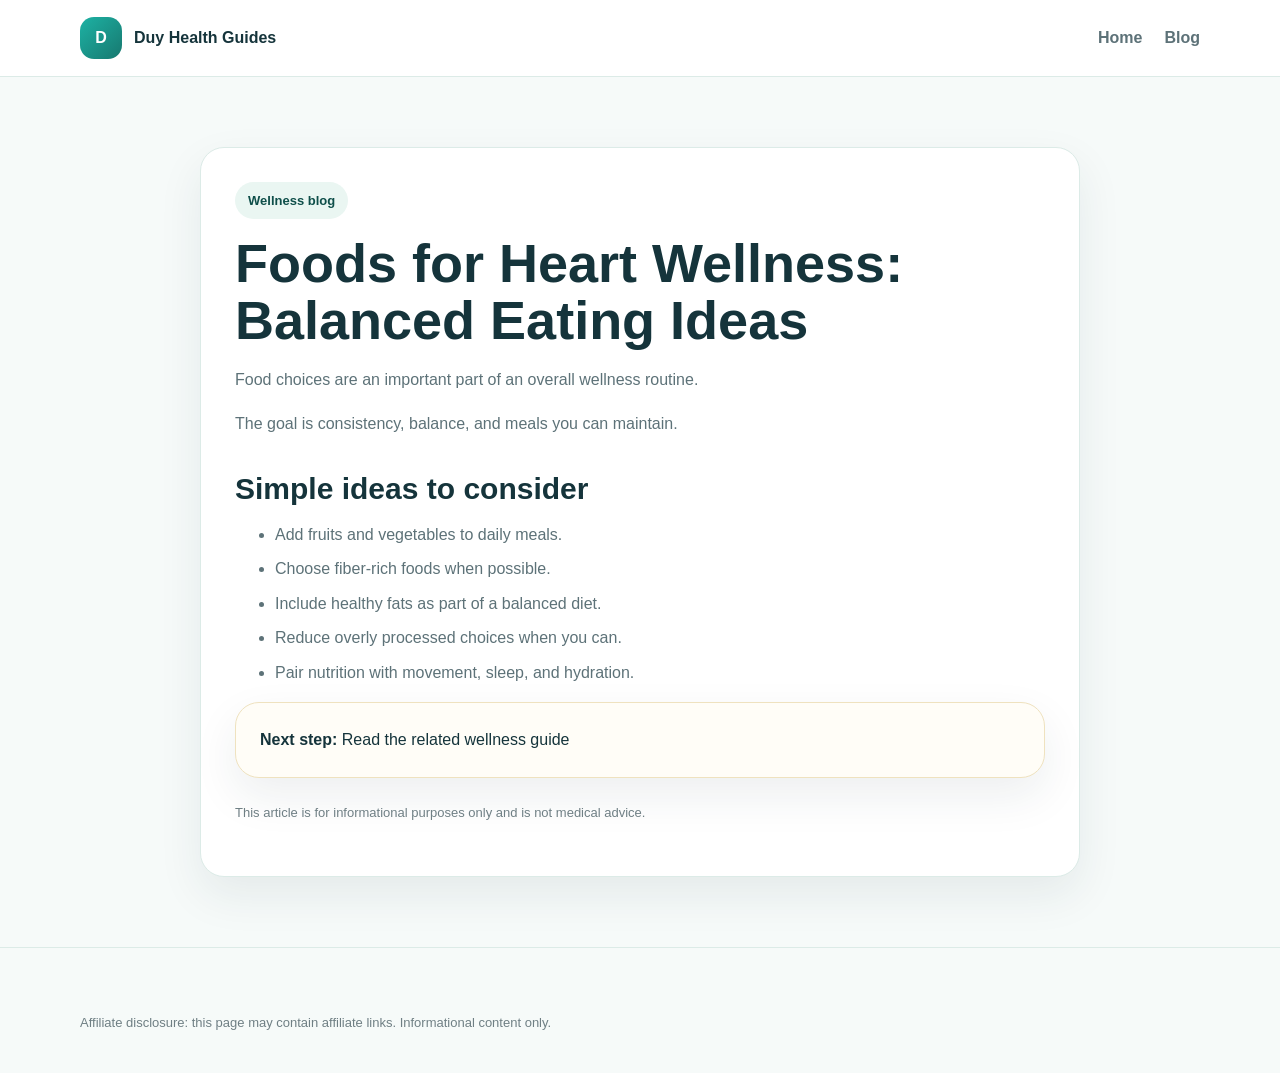
<file: blog - Copy/foods-for-heart-wellness/index.html>
<!doctype html><html lang="en"><head><meta charset="UTF-8"><meta name="viewport" content="width=device-width,initial-scale=1.0"><title>Foods for Heart Wellness: Balanced Eating Ideas</title><meta name="description" content="Explore simple balanced eating ideas for adults interested in heart wellness and daily nutrition habits."><link rel="stylesheet" href="/styles.css"></head><body><header class="header"><div class="container nav"><a class="brand" href="/"><span class="mark">D</span><span>Duy Health Guides</span></a><nav class="menu"><a href="/">Home</a><a href="/blog/heart-wellness-habits-after-40/">Blog</a></nav></div></header><main class="section"><article class="container article"><span class="eyebrow">Wellness blog</span><h1>Foods for Heart Wellness: Balanced Eating Ideas</h1><p>Food choices are an important part of an overall wellness routine.</p><p>The goal is consistency, balance, and meals you can maintain.</p><h2>Simple ideas to consider</h2><ul><li>Add fruits and vegetables to daily meals.</li><li>Choose fiber-rich foods when possible.</li><li>Include healthy fats as part of a balanced diet.</li><li>Reduce overly processed choices when you can.</li><li>Pair nutrition with movement, sleep, and hydration.</li></ul><div class="notice"><strong>Next step:</strong> <a href="/heart-wellness-guide/">Read the related wellness guide</a></div><p class="disclaimer">This article is for informational purposes only and is not medical advice.</p></article></main><footer class="footer"><div class="container disclaimer">Affiliate disclosure: this page may contain affiliate links. Informational content only.</div></footer></body></html>
</file>
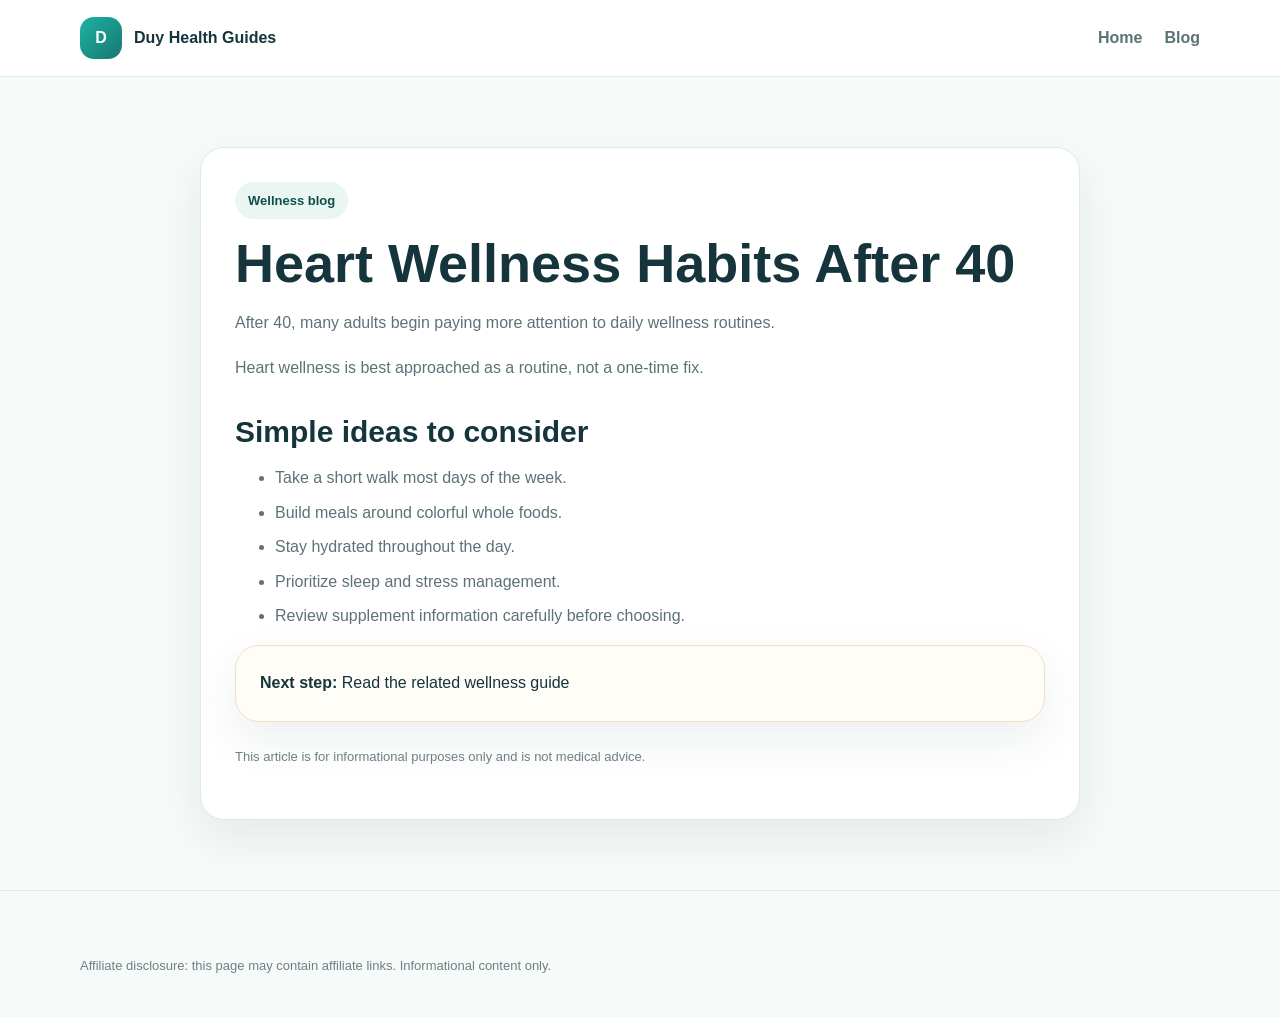
<file: blog - Copy/heart-wellness-habits-after-40/index.html>
<!doctype html><html lang="en"><head><meta charset="UTF-8"><meta name="viewport" content="width=device-width,initial-scale=1.0"><title>Heart Wellness Habits After 40: Simple Daily Tips</title><meta name="description" content="Learn simple daily heart wellness habits after 40, including movement, balanced meals, hydration, sleep, and stress management."><link rel="stylesheet" href="/styles.css"></head><body><header class="header"><div class="container nav"><a class="brand" href="/"><span class="mark">D</span><span>Duy Health Guides</span></a><nav class="menu"><a href="/">Home</a><a href="/blog/heart-wellness-habits-after-40/">Blog</a></nav></div></header><main class="section"><article class="container article"><span class="eyebrow">Wellness blog</span><h1>Heart Wellness Habits After 40</h1><p>After 40, many adults begin paying more attention to daily wellness routines.</p><p>Heart wellness is best approached as a routine, not a one-time fix.</p><h2>Simple ideas to consider</h2><ul><li>Take a short walk most days of the week.</li><li>Build meals around colorful whole foods.</li><li>Stay hydrated throughout the day.</li><li>Prioritize sleep and stress management.</li><li>Review supplement information carefully before choosing.</li></ul><div class="notice"><strong>Next step:</strong> <a href="/heart-wellness-guide/">Read the related wellness guide</a></div><p class="disclaimer">This article is for informational purposes only and is not medical advice.</p></article></main><footer class="footer"><div class="container disclaimer">Affiliate disclosure: this page may contain affiliate links. Informational content only.</div></footer></body></html>
</file>
<file: styles.css>
:root{--bg:#f6faf9;--surface:#fff;--text:#15343b;--muted:#5d7278;--primary:#17786f;--dark:#0f4f4a;--line:#dcebe7;--soft:#eaf6f2;--shadow:0 18px 45px rgba(20,50,60,.08);--radius:24px}
*{box-sizing:border-box}body{margin:0;font-family:Arial,system-ui,sans-serif;background:var(--bg);color:var(--text);line-height:1.65}a{text-decoration:none;color:inherit}img{max-width:100%;display:block}.container{width:min(1120px,calc(100% - 32px));margin:auto}.header{background:rgba(255,255,255,.92);position:sticky;top:0;z-index:20;backdrop-filter:blur(10px);border-bottom:1px solid var(--line)}.nav{min-height:76px;display:flex;align-items:center;justify-content:space-between;gap:20px}.brand{display:flex;align-items:center;gap:12px;font-weight:800}.mark{width:42px;height:42px;border-radius:14px;background:linear-gradient(135deg,#1db2a4,#17786f);color:#fff;display:grid;place-items:center}.menu{display:flex;gap:22px;color:var(--muted);font-weight:700}.btn{display:inline-flex;align-items:center;justify-content:center;border-radius:999px;padding:13px 20px;font-weight:800;border:1px solid transparent}.btn-primary{background:var(--primary);color:#fff}.btn-outline{background:#fff;border-color:var(--line);color:var(--dark)}.hero{padding:70px 0}.hero-grid{display:grid;grid-template-columns:1.1fr .9fr;gap:36px;align-items:center}.eyebrow{display:inline-block;background:var(--soft);color:var(--dark);font-weight:800;border-radius:999px;padding:8px 13px;font-size:13px;margin-bottom:16px}h1{font-size:clamp(40px,6vw,62px);line-height:1.05;margin:0 0 18px}h2{font-size:clamp(30px,4vw,44px);line-height:1.15;margin:0 0 14px}h3{margin:0 0 8px;font-size:23px}p{color:var(--muted);margin:0 0 18px}.hero-card,.card,.article,.notice,.step{background:var(--surface);border:1px solid var(--line);border-radius:var(--radius);box-shadow:var(--shadow)}.hero-card{padding:22px}.hero-card img{border-radius:20px;height:360px;width:100%;object-fit:cover}.section{padding:70px 0}.grid{display:grid;grid-template-columns:repeat(3,1fr);gap:22px}.card{padding:24px}.card img{border-radius:18px;height:220px;width:100%;object-fit:cover;margin-bottom:18px}.tag{display:inline-block;background:var(--soft);color:var(--dark);border-radius:999px;padding:6px 12px;font-weight:800;font-size:12px;margin-bottom:12px}.notice{padding:24px;background:#fffdf7;border-color:#efe2bf}.article{padding:34px;max-width:880px;margin:auto}.article h1{font-size:clamp(34px,5vw,54px)}.article h2{font-size:30px;margin-top:34px}.article ul{color:var(--muted)}.article li{margin-bottom:8px}.product-grid{display:grid;grid-template-columns:.95fr 1.05fr;gap:30px;align-items:center}.steps{display:grid;grid-template-columns:repeat(3,1fr);gap:18px}.step{padding:22px}.footer{padding:40px 0;border-top:1px solid var(--line);color:var(--muted)}.footer-inner{display:flex;justify-content:space-between;gap:20px;flex-wrap:wrap}.disclaimer{font-size:13px;color:#6f7f84;margin-top:24px}
@media(max-width:850px){.hero-grid,.grid,.product-grid,.steps{grid-template-columns:1fr}.menu{display:none}.hero{padding:44px 0}.hero-card img{height:260px}}
</file>
